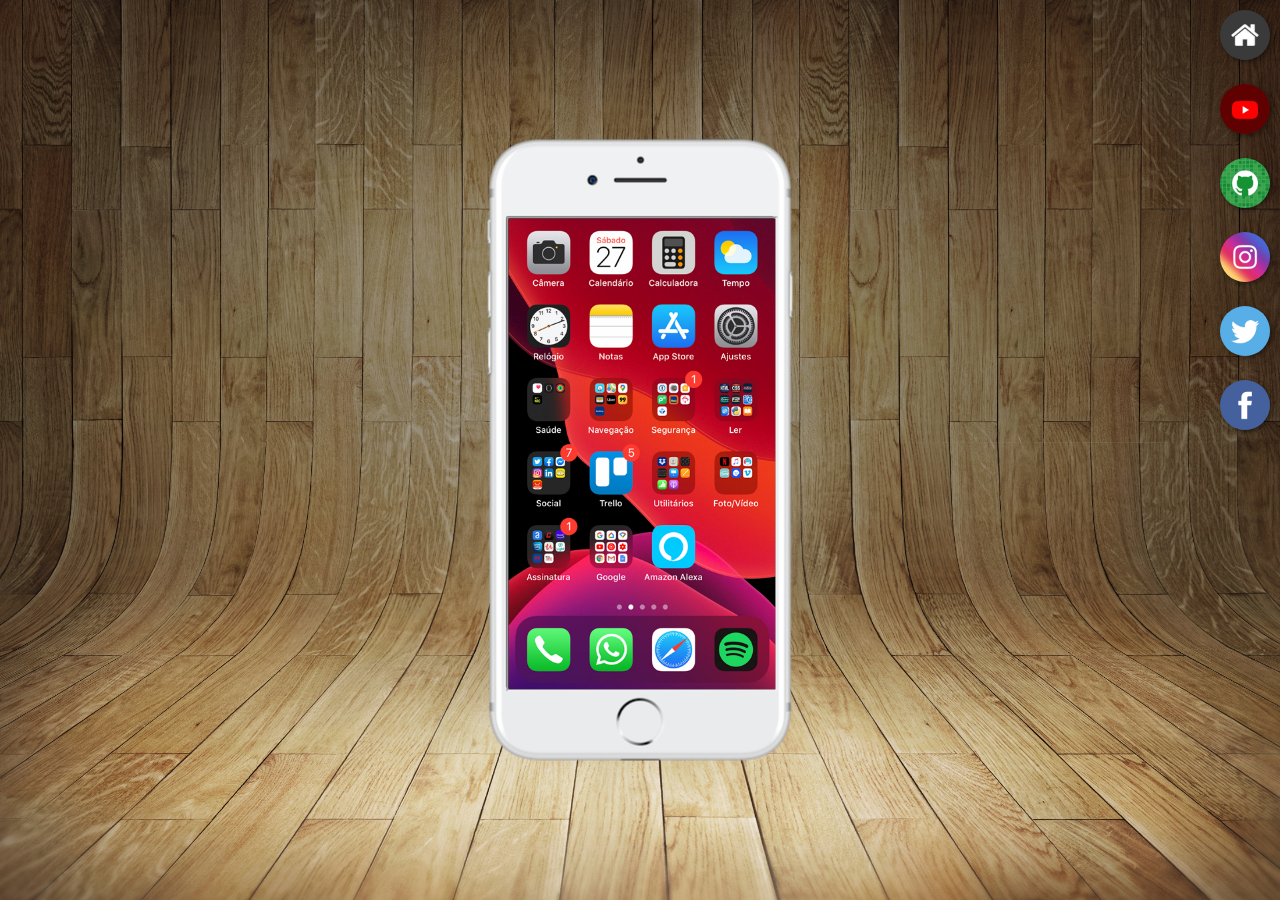
<file: codigos/html/index.html>
<!DOCTYPE html>
<html lang="pt-br">
<head>
    <meta charset="UTF-8">
    <meta name="viewport" content="width=device-width, initial-scale=1.0">
    <link rel="stylesheet" href="../estilos/style.css">
    <title>Projetos Redes Sociais</title>
</head>
<body>
    <main>
        <section id="telefone">
            <iframe src="home.html" name="tela" id="tela">Seu navegador não é compátivel com isso.</iframe>
        </section>
        <section id="redes-sociais">
            <a href="home.html" target="tela"><img src="../../pacote/imagens/logo-home.jpg" alt=""></a><br>
            <a href="youtube.html" target="tela"><img src="../../pacote/imagens/logo-youtube.jpg" alt=""></a><br>
            <a href="github.html" target="tela"><img src="../../pacote/imagens/logo-github.jpg" alt=""></a><br>
            <a href="instagram.html" target="tela"><img src="../../pacote/imagens/logo-instagram.jpg" alt=""></a><br>
            <a href="twitter.html" target="tela"><img src="../../pacote/imagens/logo-twitter.jpg" alt=""></a><br>
            <a href="facebook.html" target="tela"><img src="../../pacote/imagens/logo-facebook.jpg" alt=""></a><br>
        </section>
    </main>
</body>
</html>
</file>
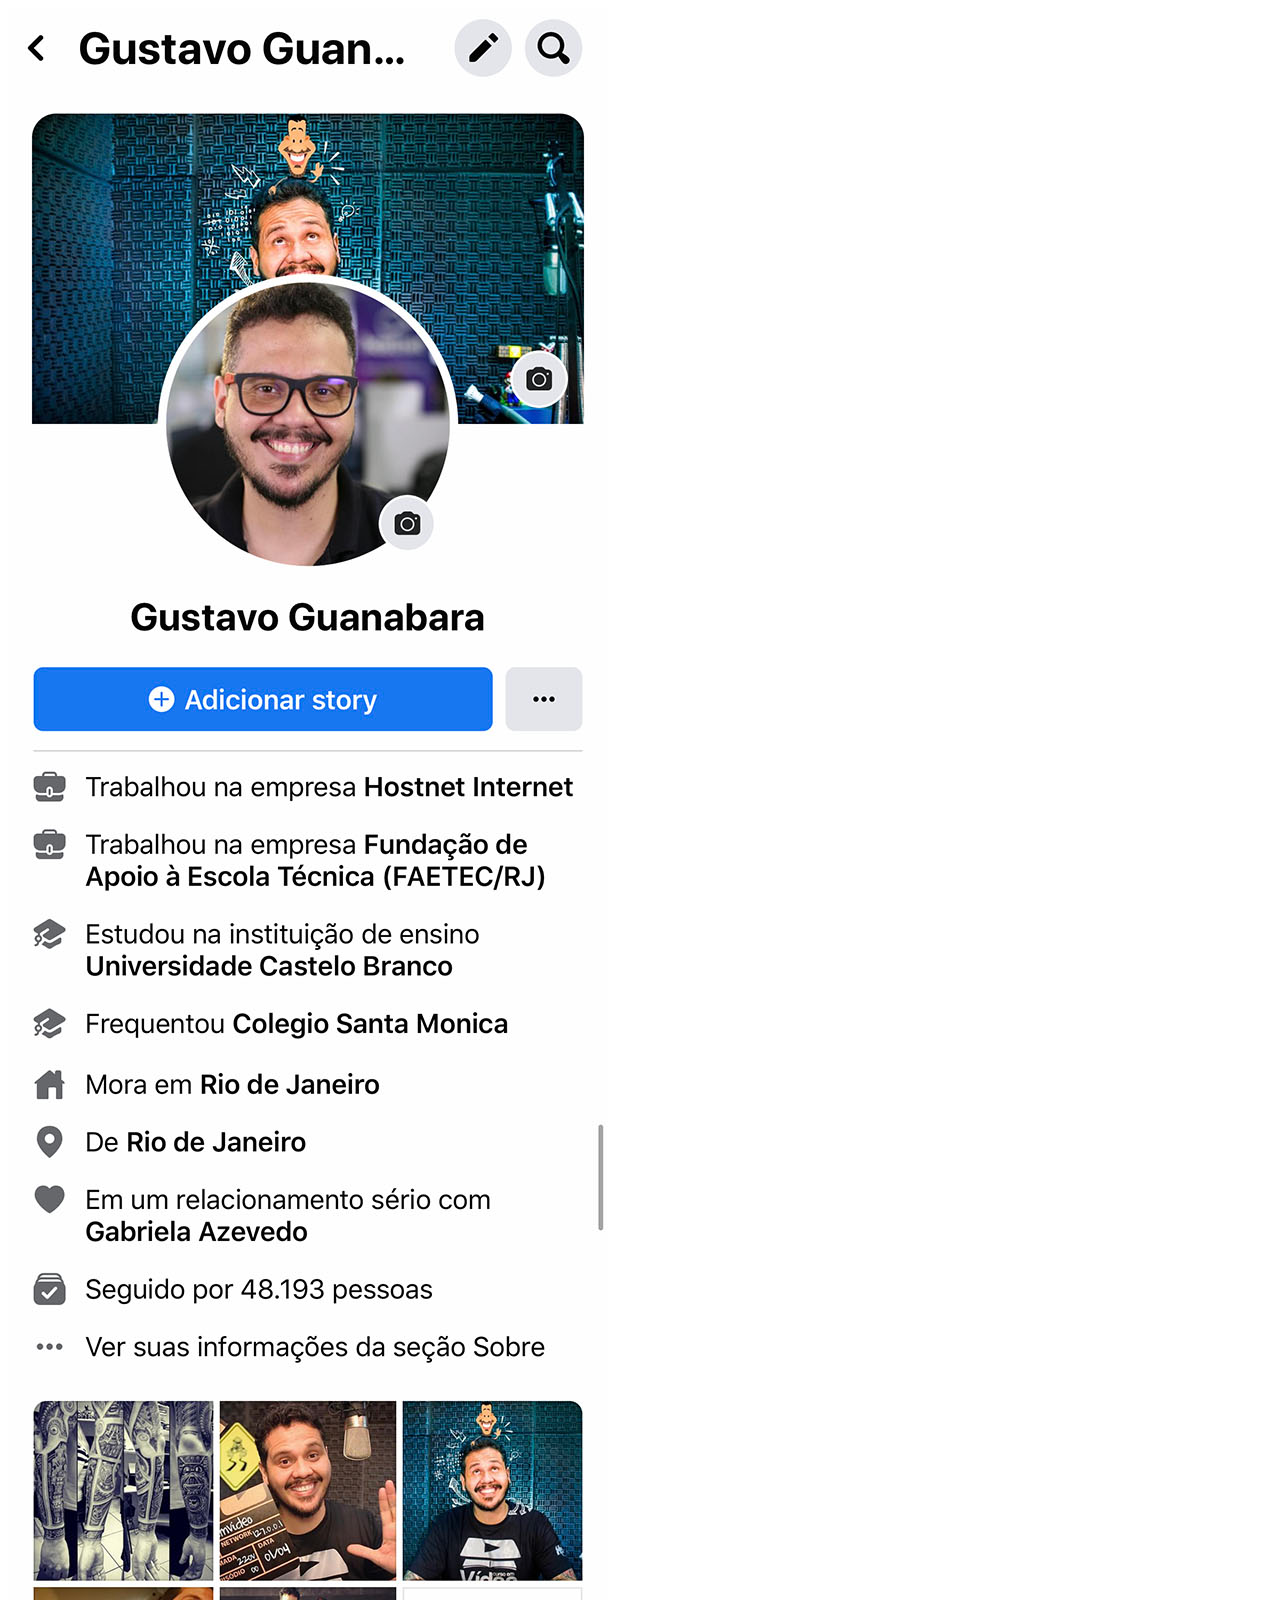
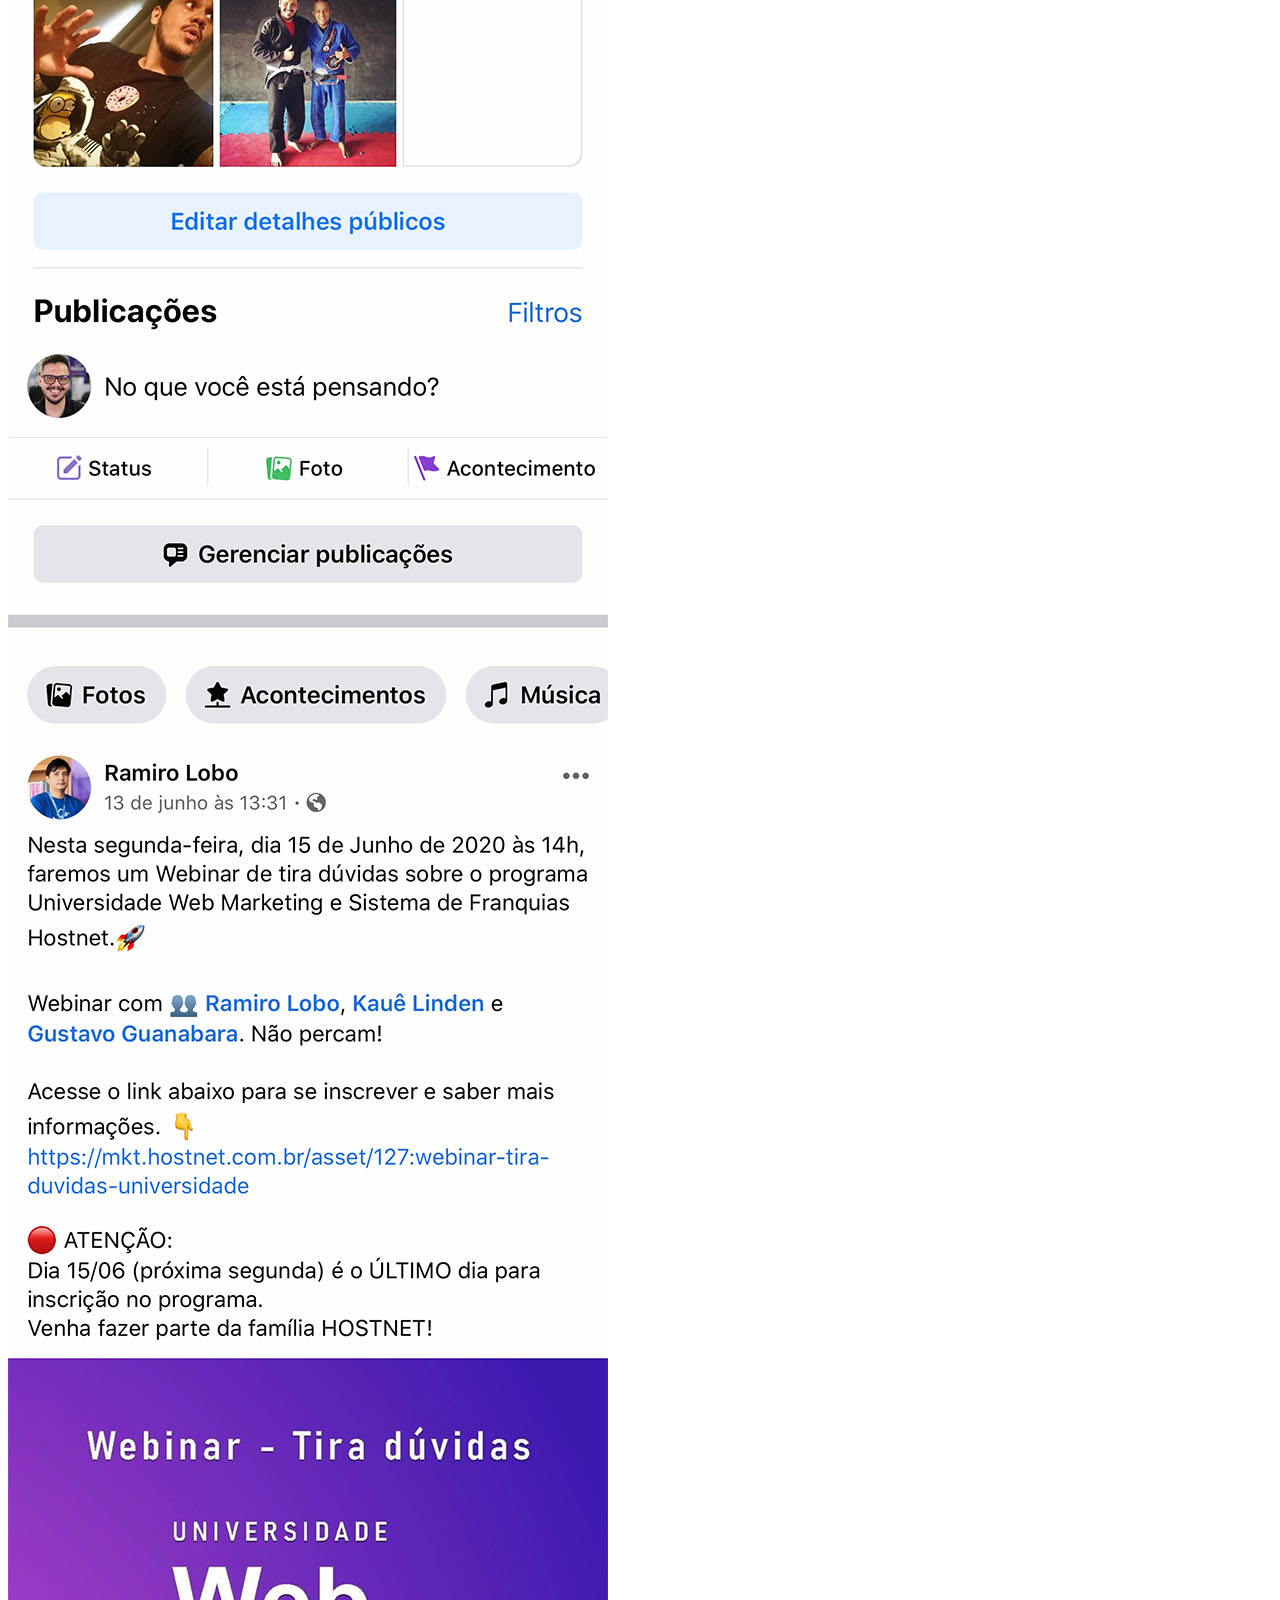
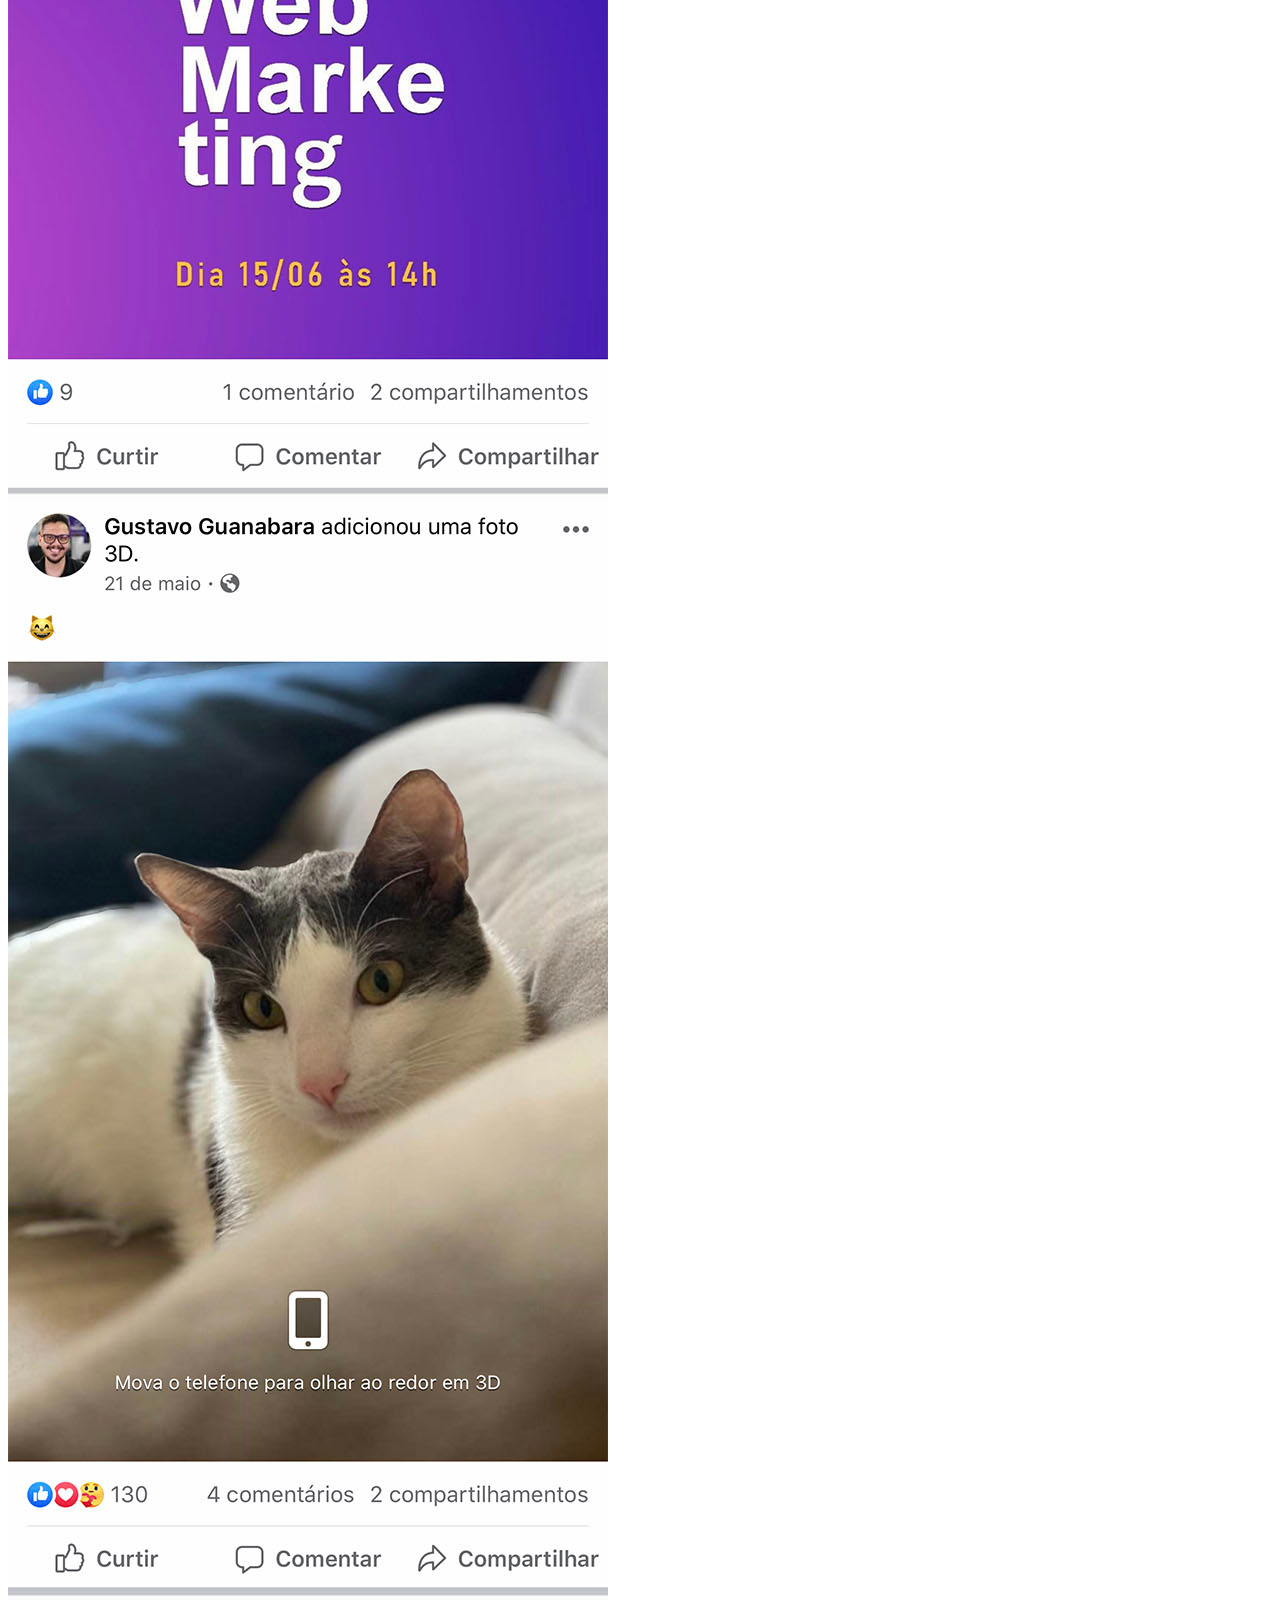
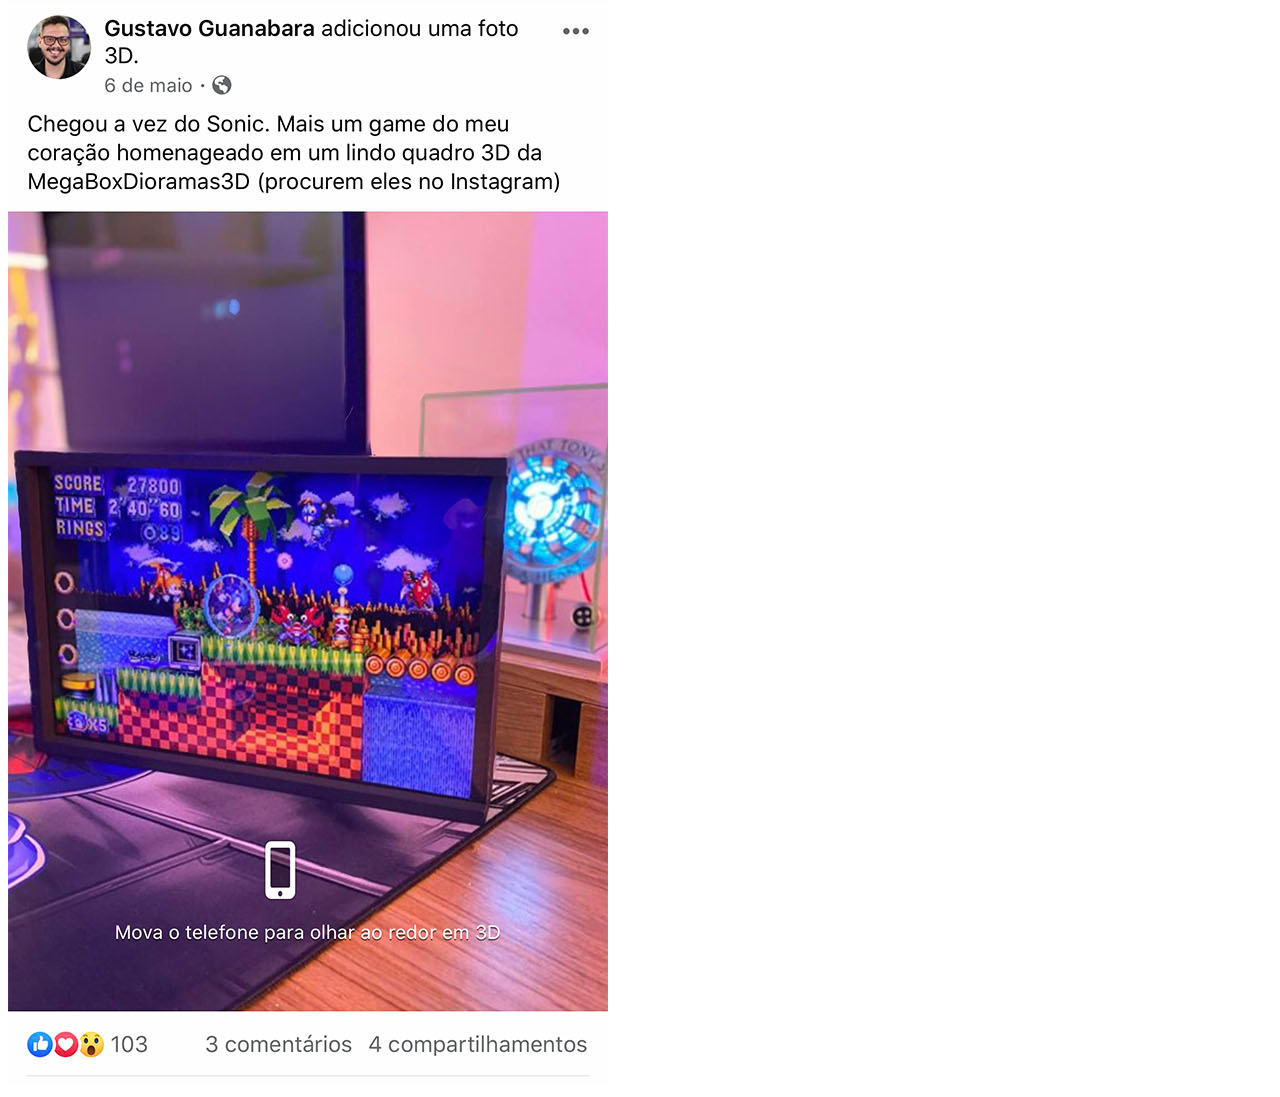
<file: codigos/html/facebook.html>
<!DOCTYPE html>
<html lang="pt-r">
<head>
    <meta charset="UTF-8">
    <meta name="viewport" content="width=device-width, initial-scale=1.0">
    <title>Facebook</title>
</head>
<body>
    <img src="../../pacote/imagens/tela-facebook.jpg" alt="">
    <a href="https://www.facebook.com/gustavoguanabara/?locale=pt_BR"></a>
</body>
</html>
</file>
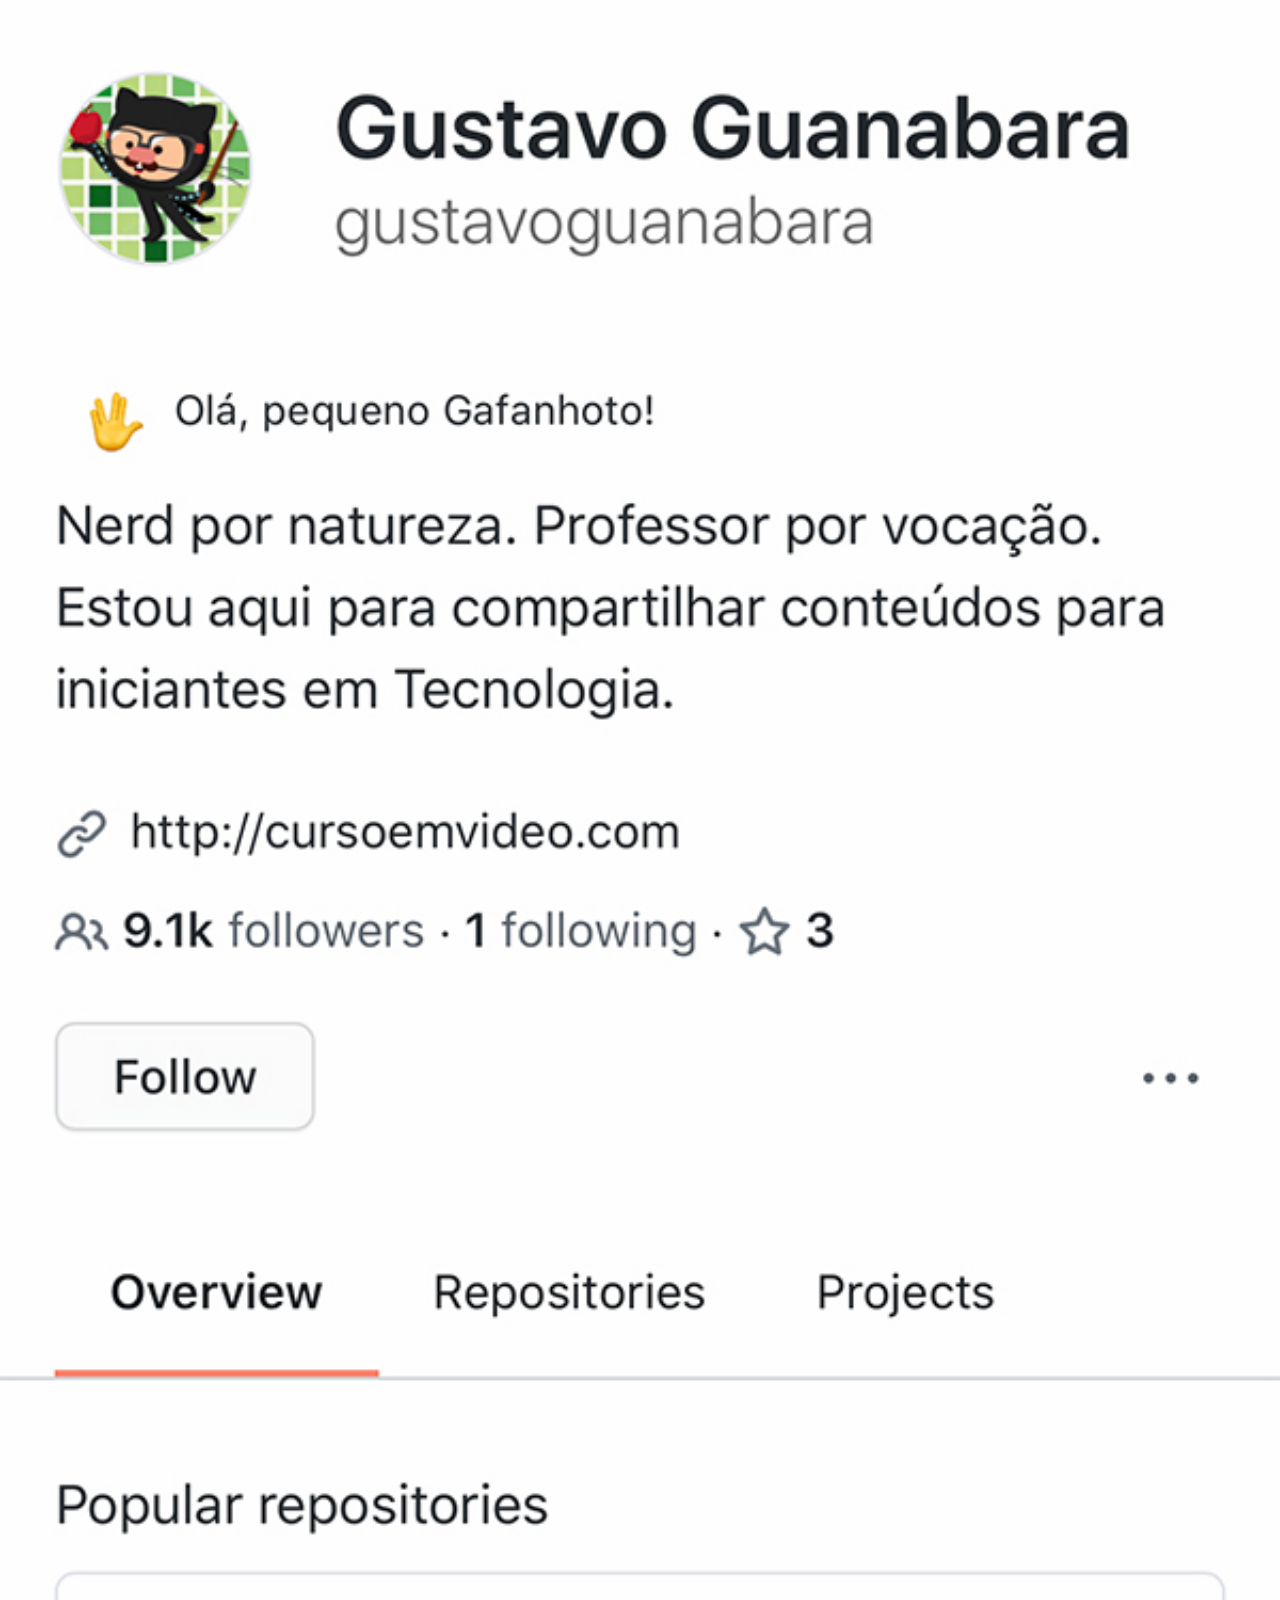
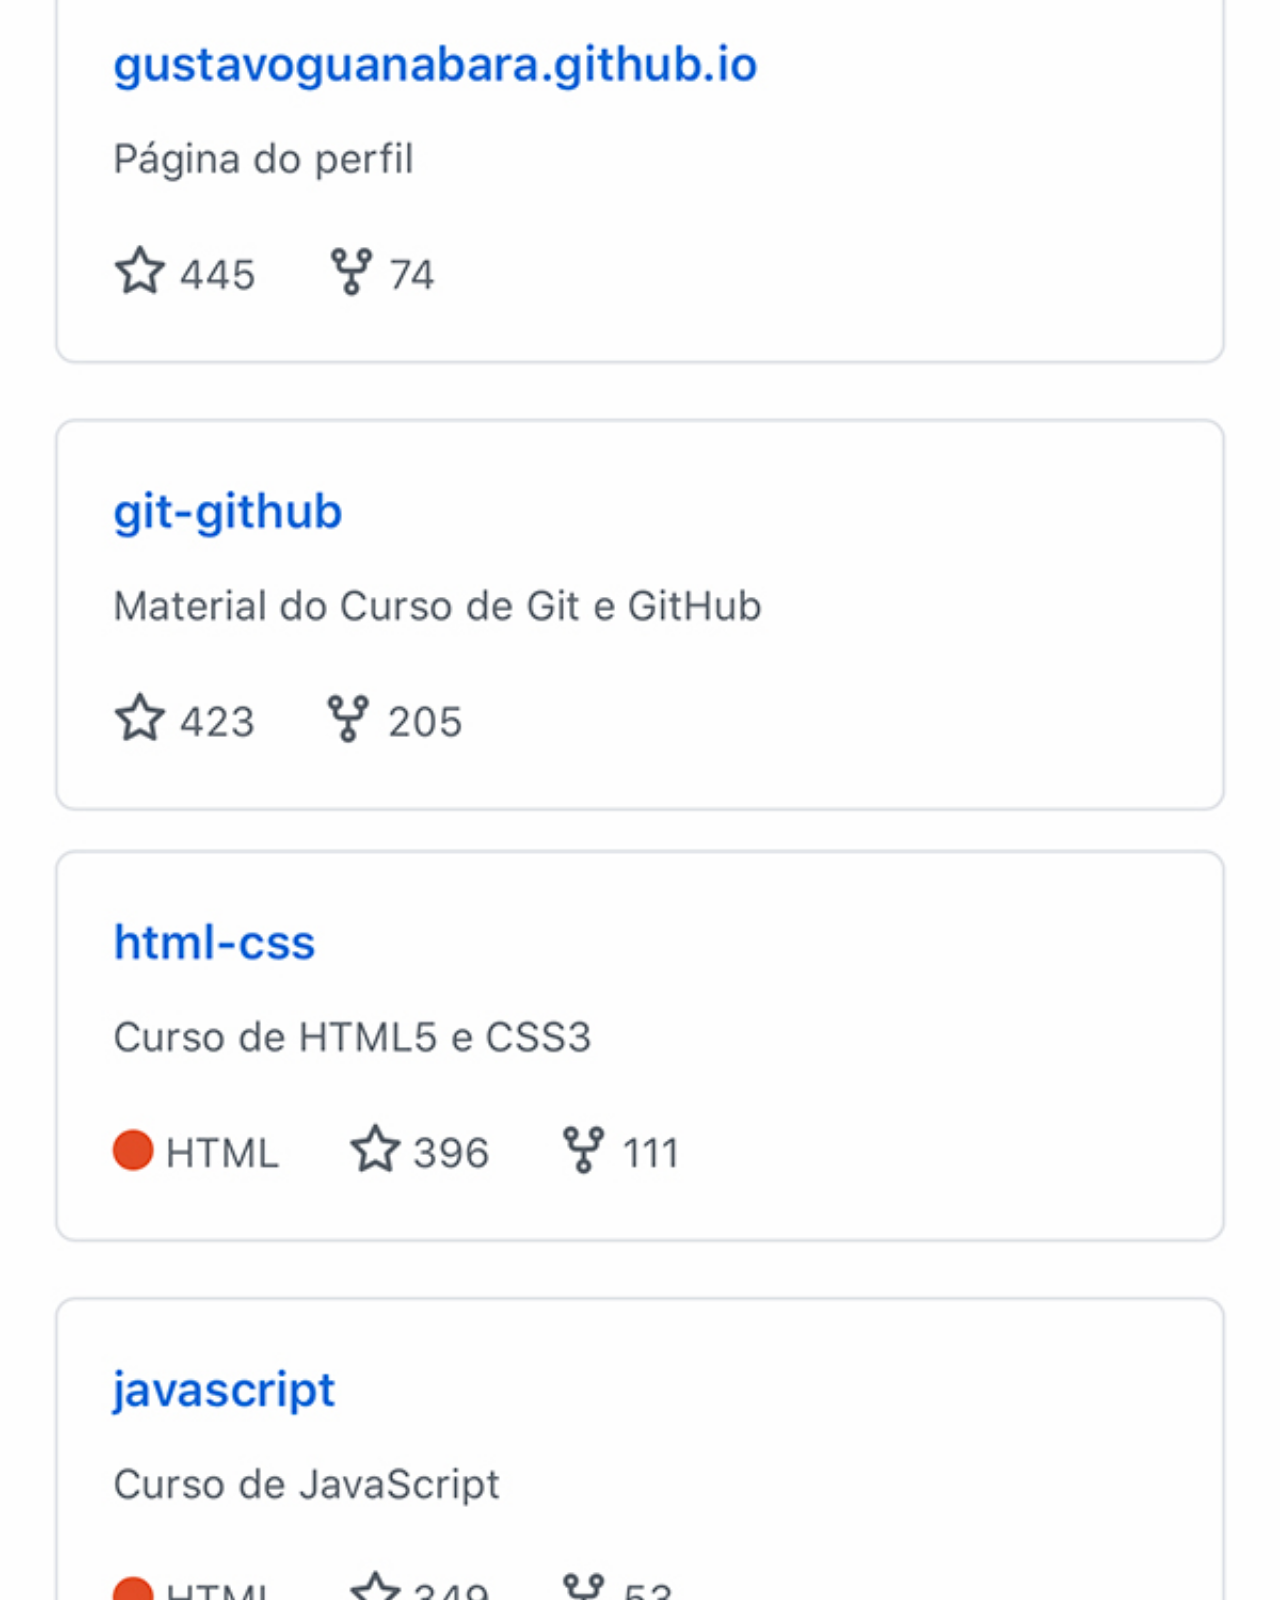
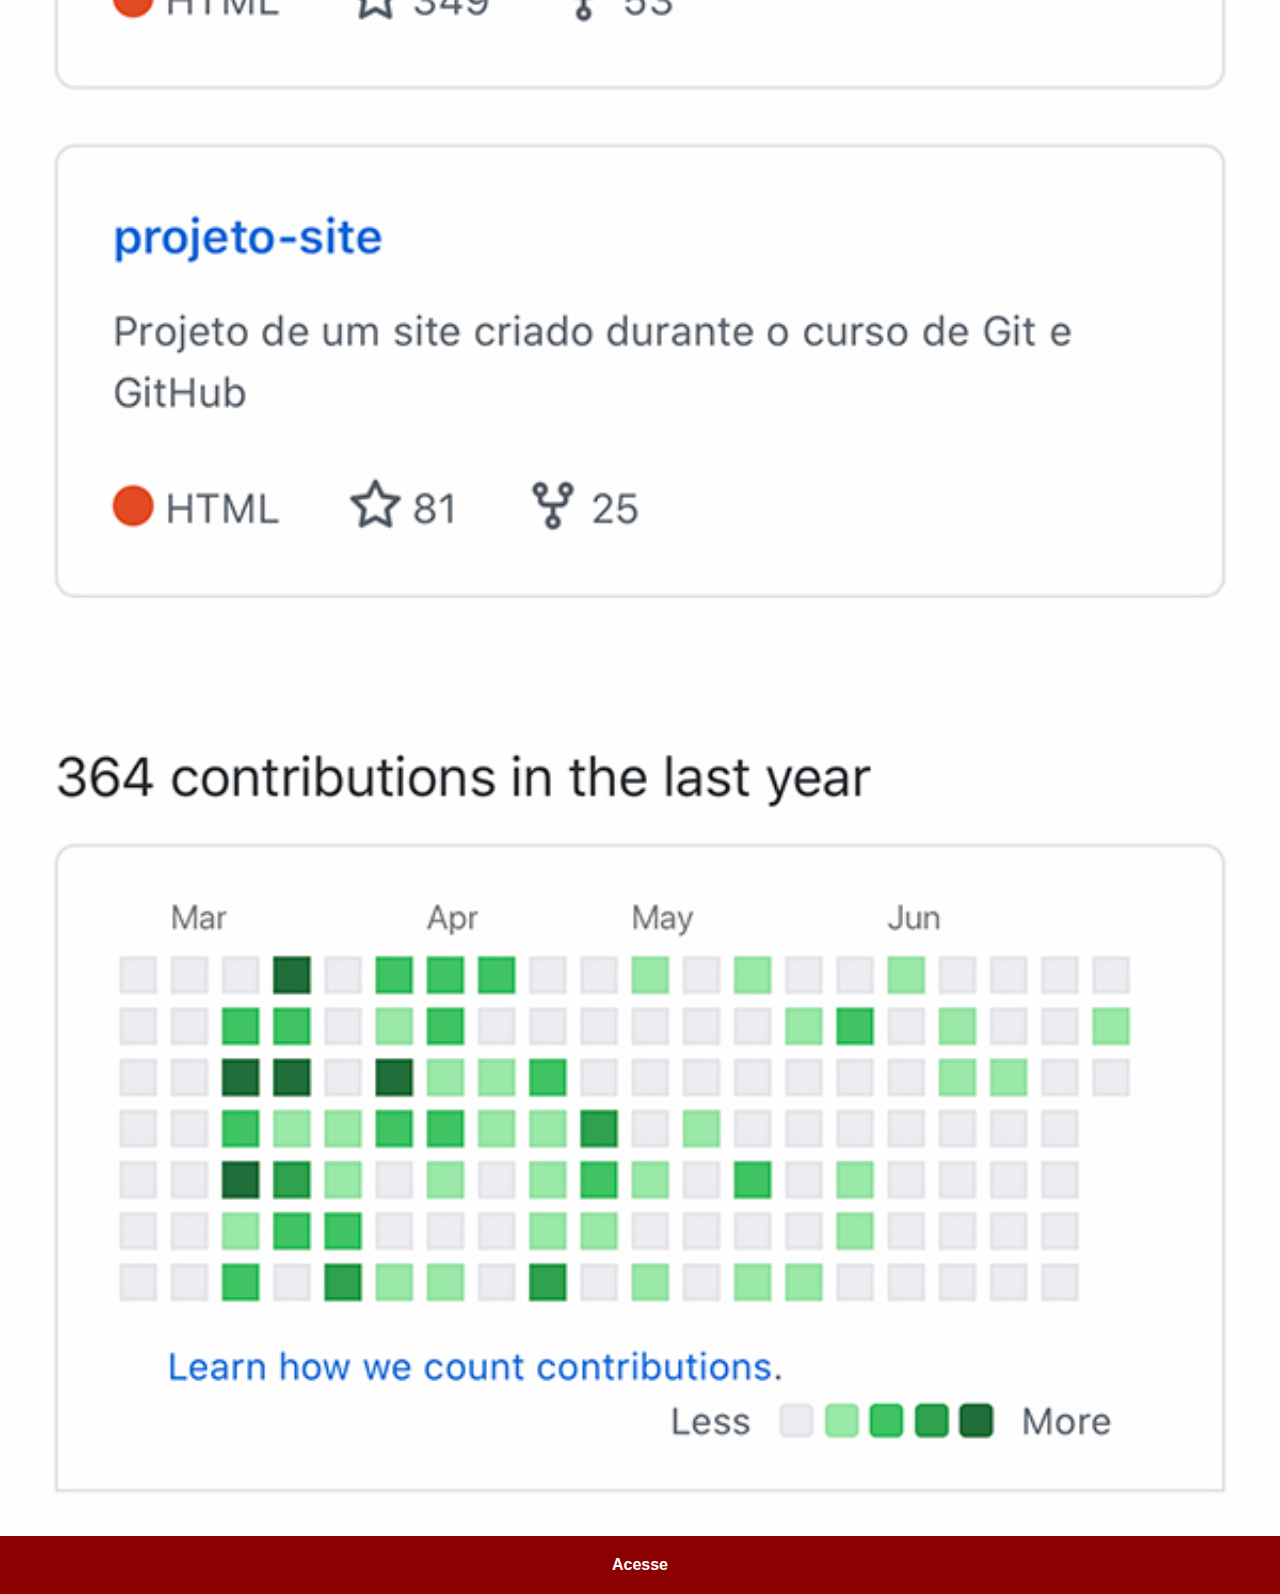
<file: codigos/html/github.html>
<!DOCTYPE html>
<html lang="pt-br">
<head>
    <meta charset="UTF-8">
    <meta name="viewport" content="width=device-width, initial-scale=1.0">
    <title>Github</title>
    <link rel="stylesheet" href="../estilos/social.css">
</head>
<body>
    <img src="../../pacote/imagens/tela-github.jpg" alt="">
    <a href="https://github.com/gustavoguanabara/" target="_blank">Acesse</a>
</body>
</html>
</file>
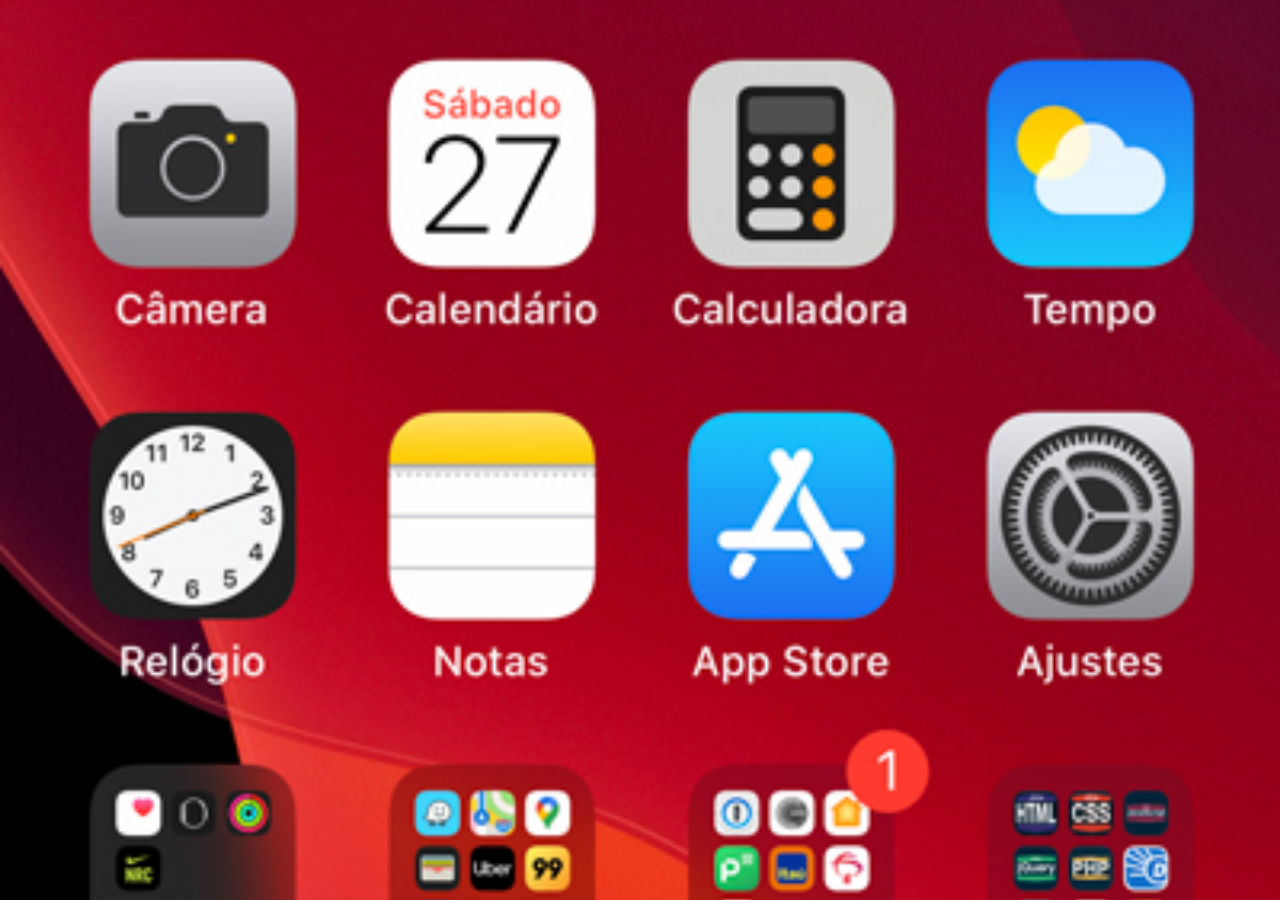
<file: codigos/html/home.html>
<!DOCTYPE html>
<html lang="pt-br">
<head>
    <meta charset="UTF-8">
    <meta name="viewport" content="width=device-width, initial-scale=1.0">
    <title>Home</title>
</head>
<style>
    * {
        margin: 0px;
        padding: 0px;
    }

    body {
        width: 100%vw;
        height: 100%vh;
        background: black url('../../pacote/imagens/tela-home.jpg') no-repeat top center;
        background-size: cover;
    }
</style>
<body>
    
</body>
</html>
</file>
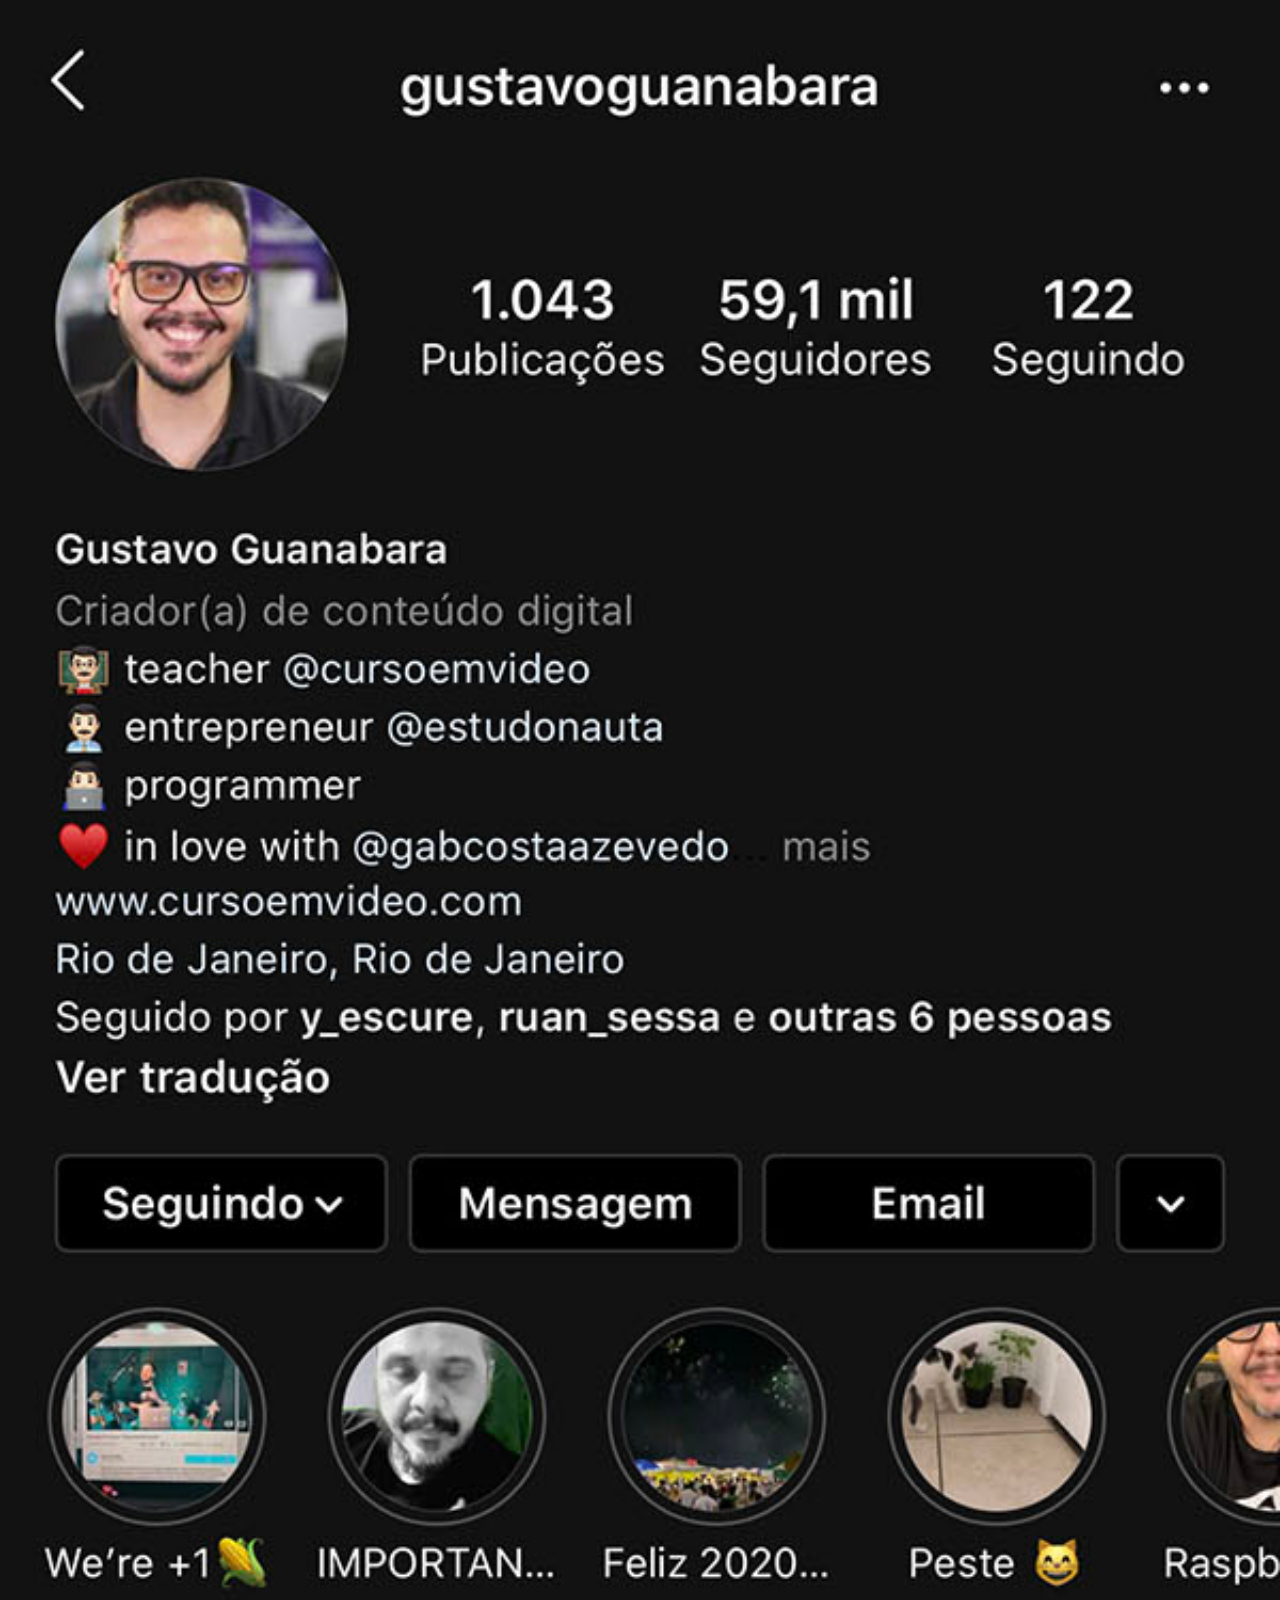
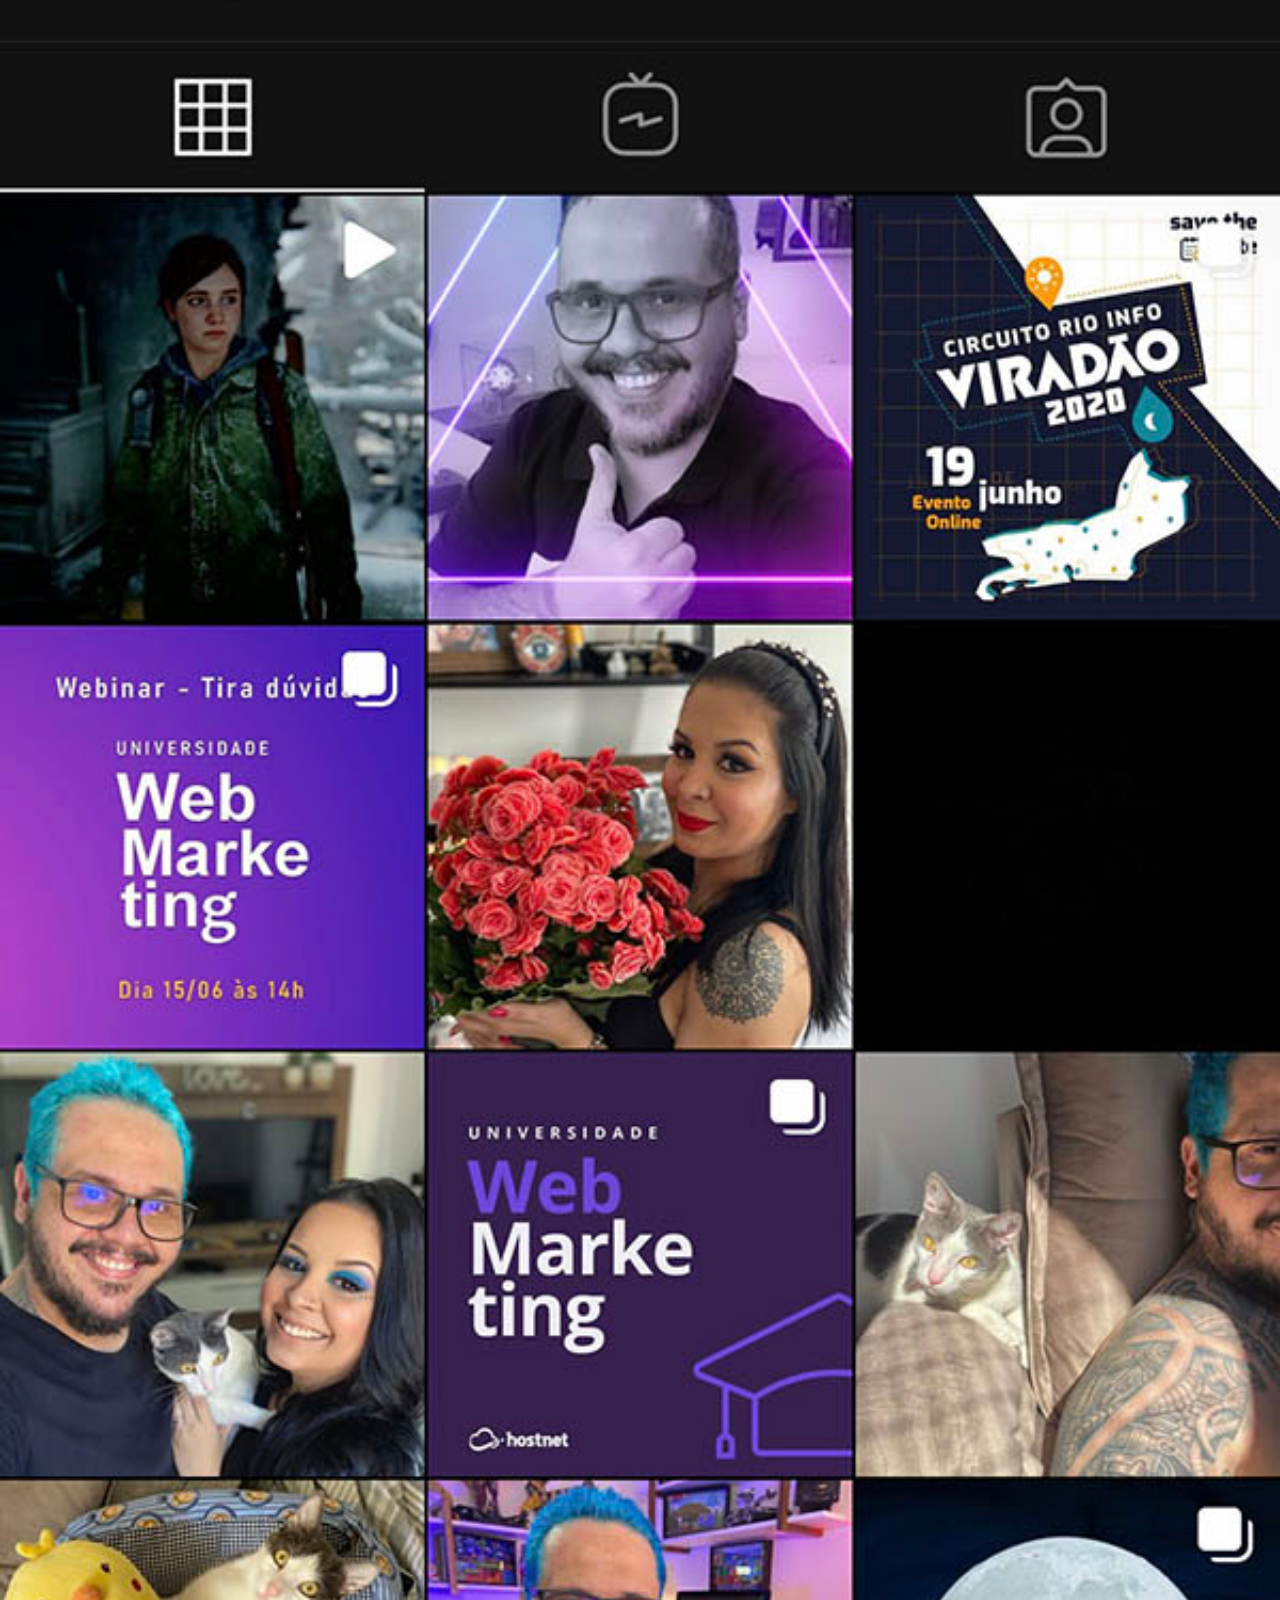
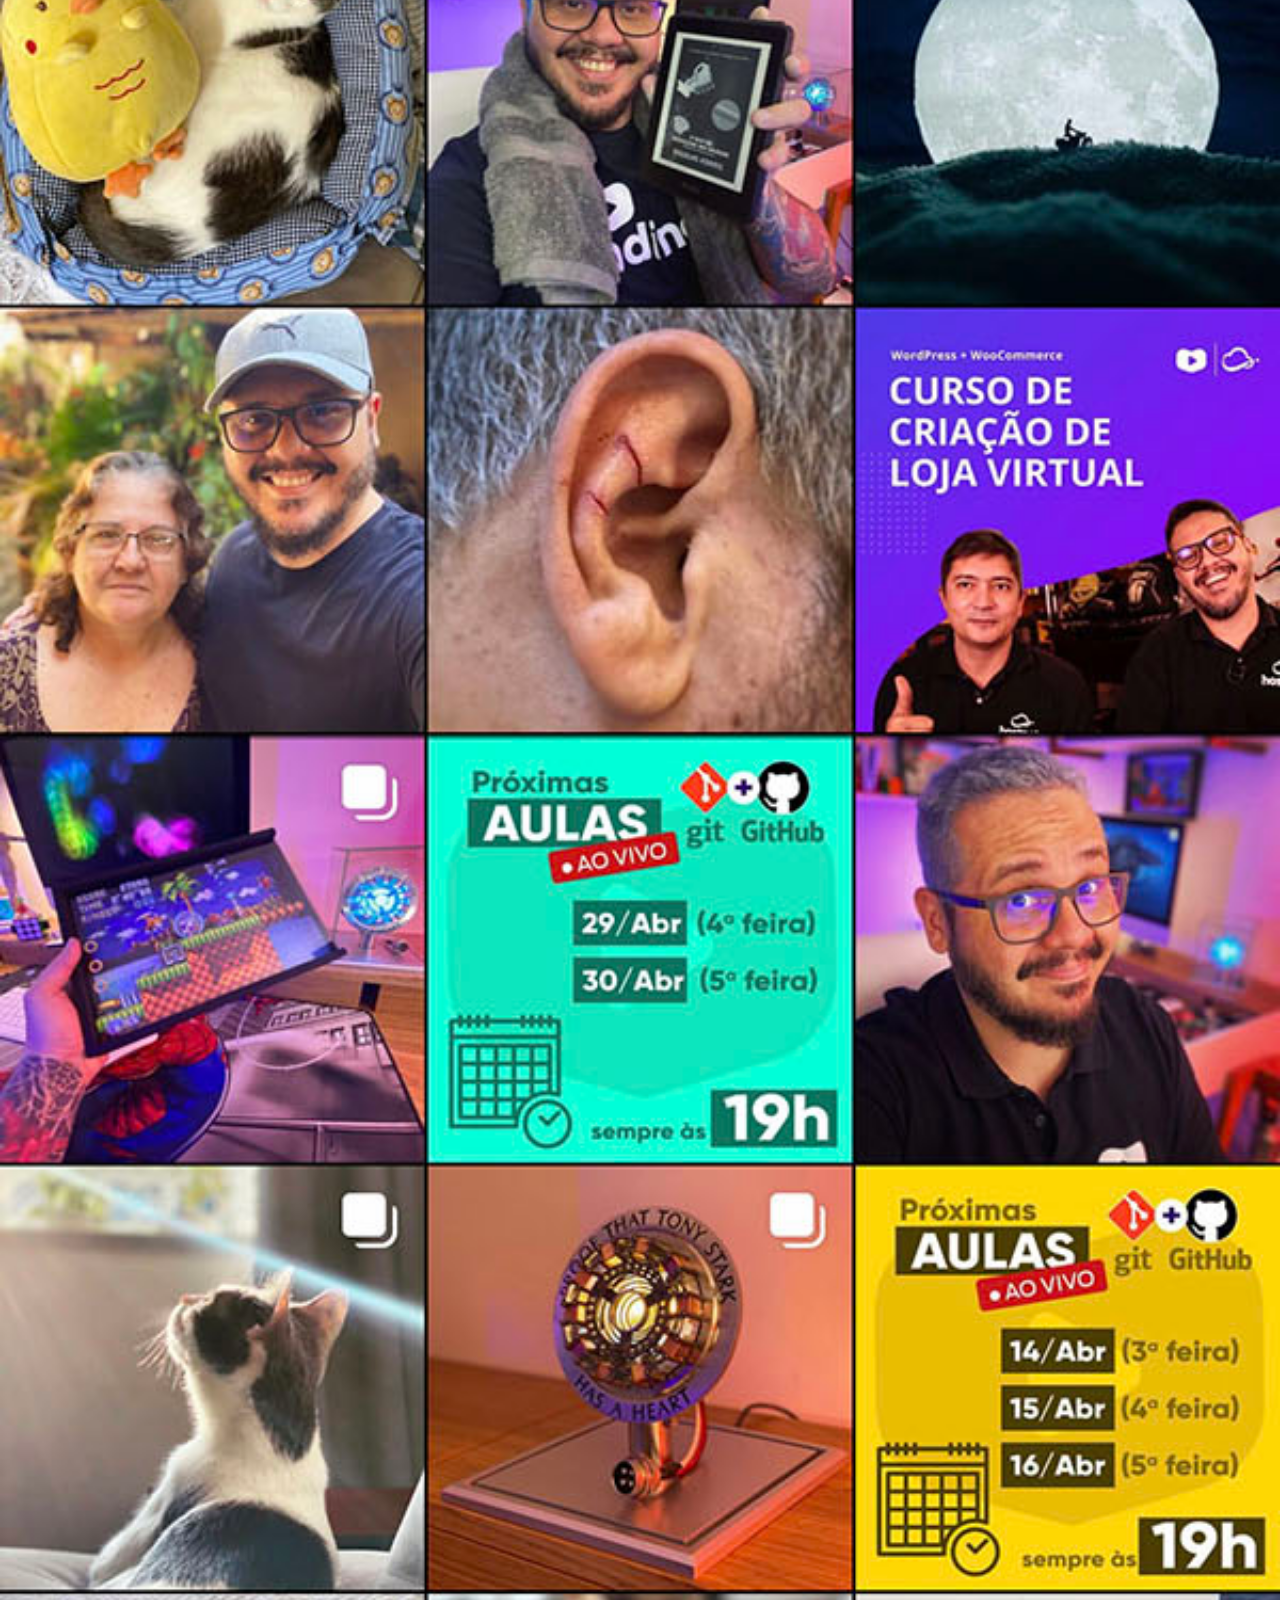
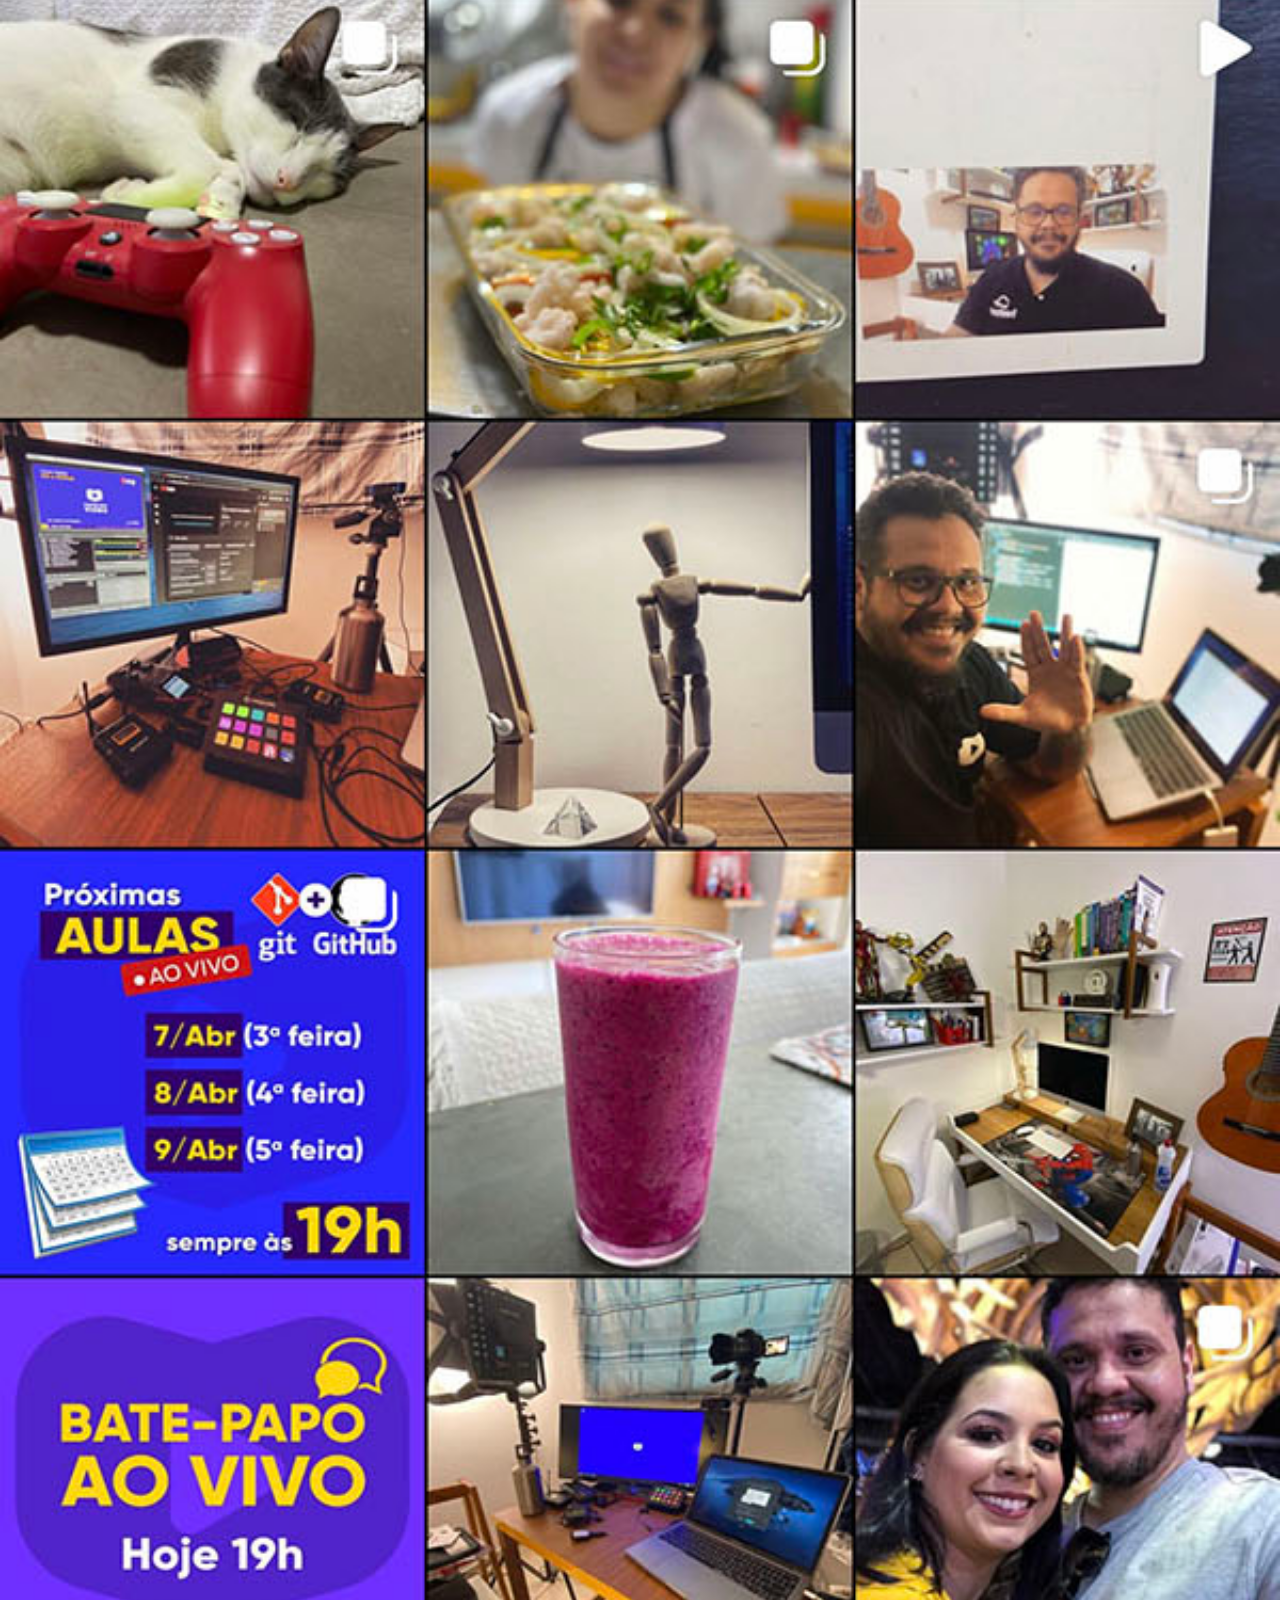
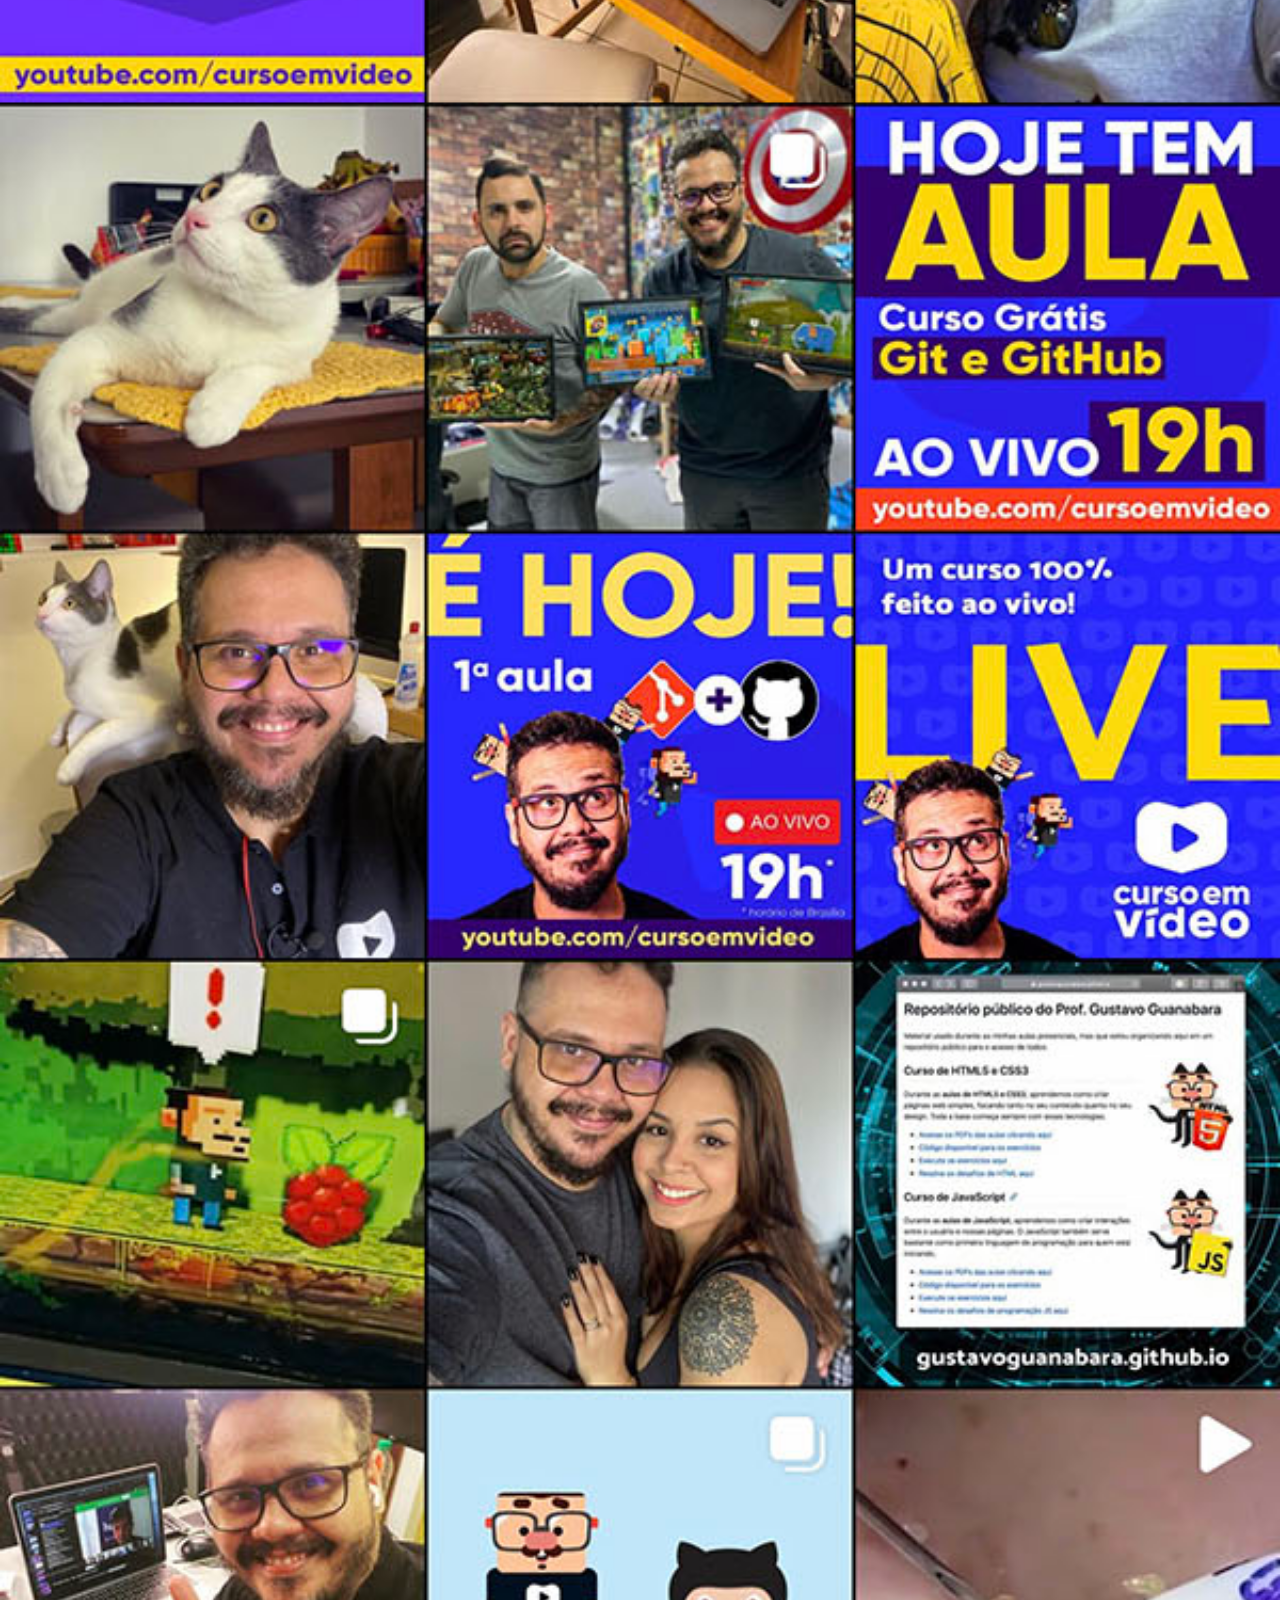
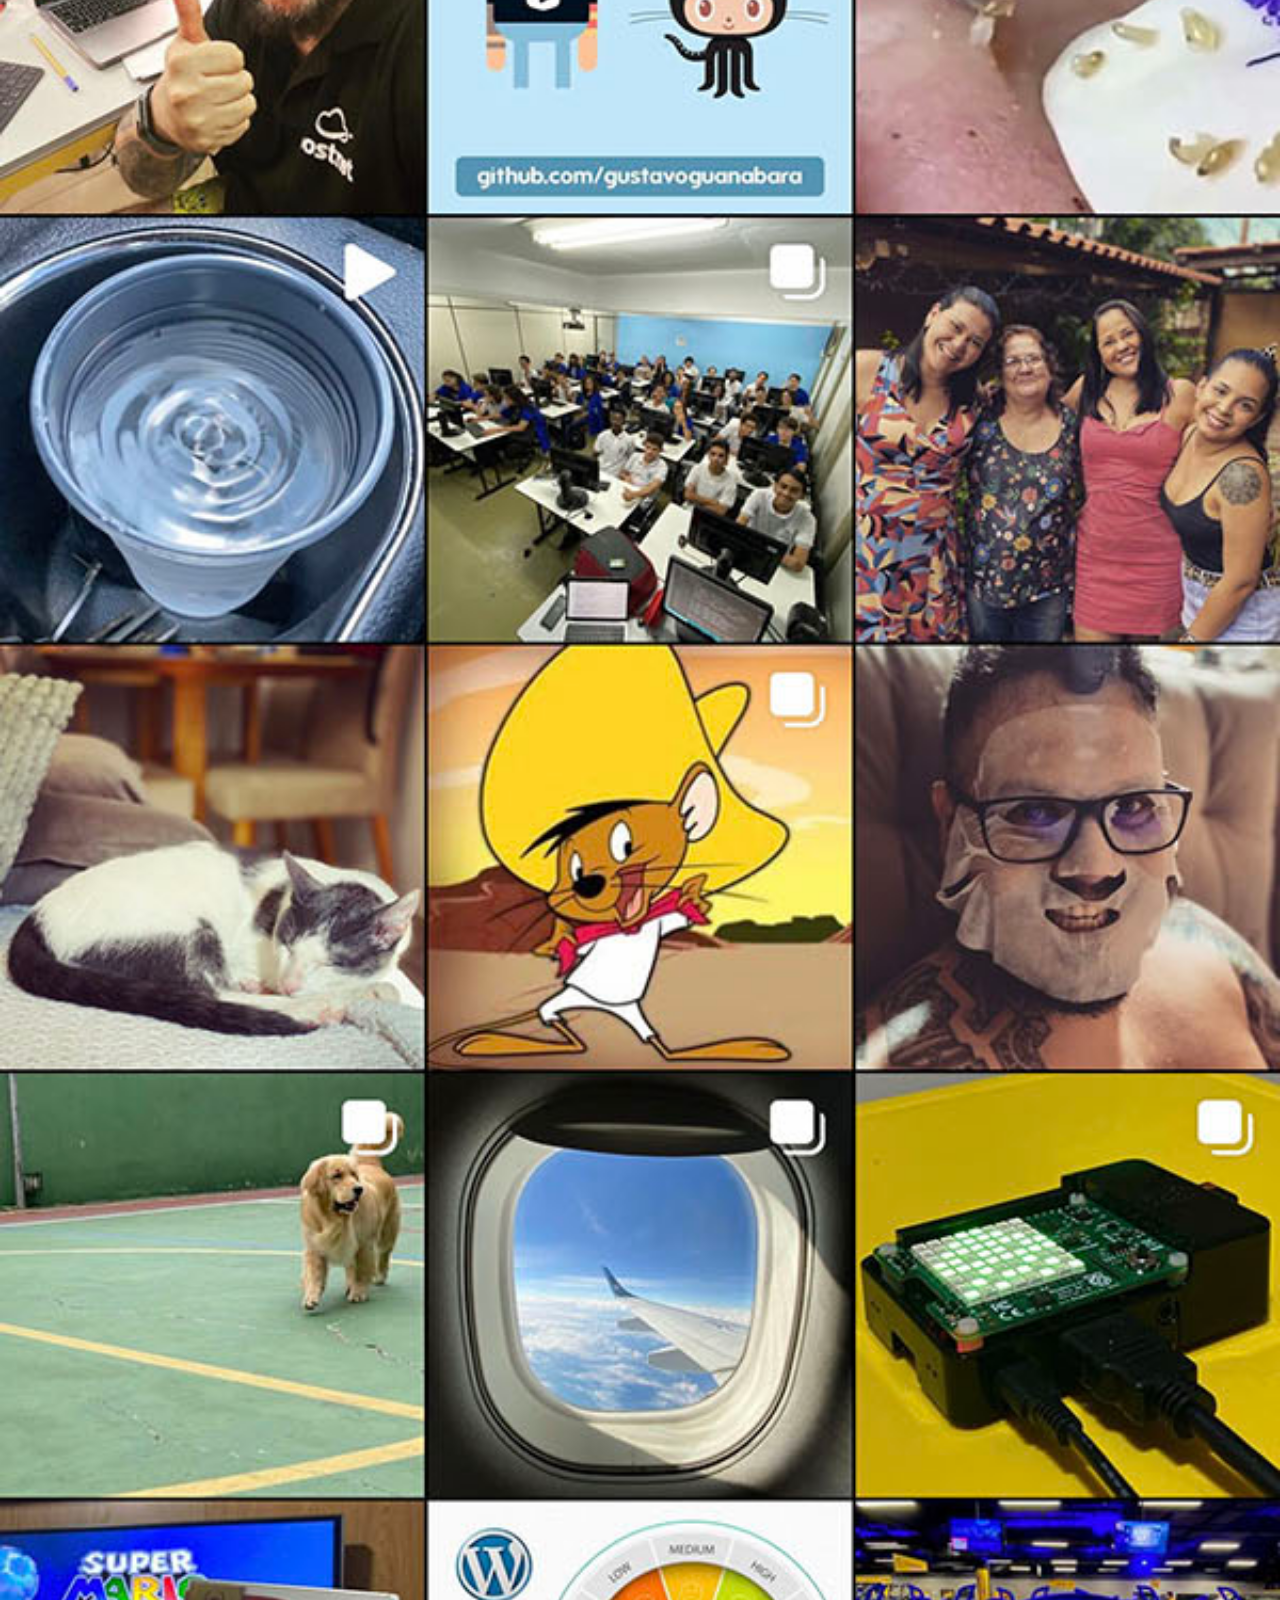
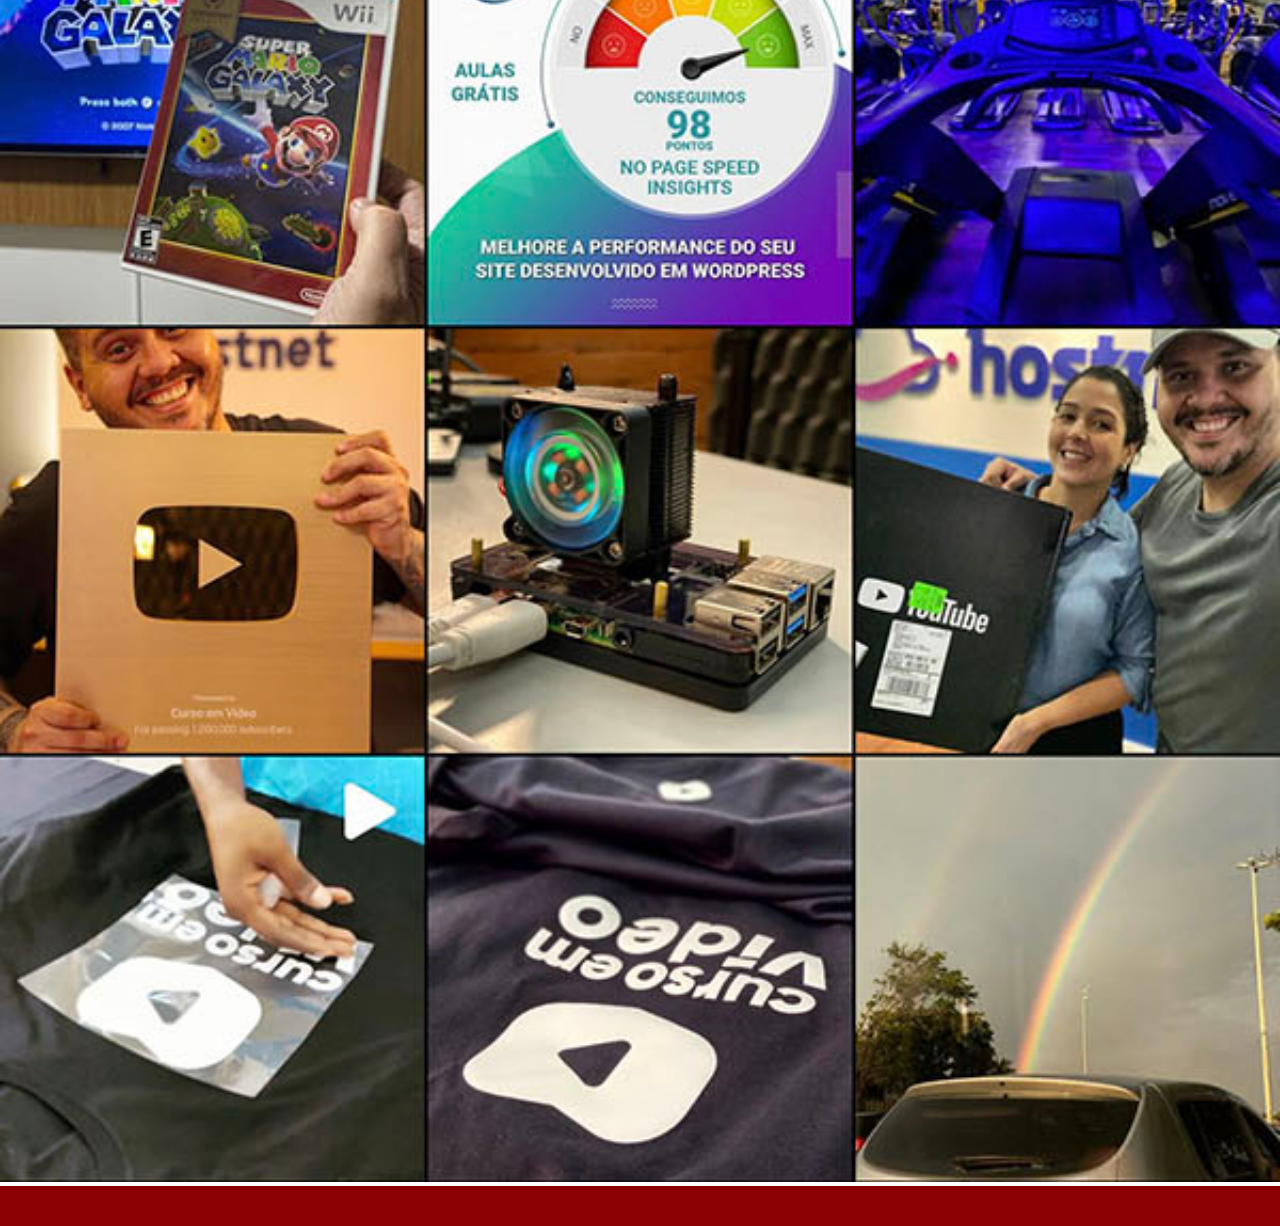
<file: codigos/html/instagram.html>
<!DOCTYPE html>
<html lang="pt-br">
<head>
    <meta charset="UTF-8">
    <meta name="viewport" content="width=device-width, initial-scale=1.0">
    <title>Instagram</title>
    <link rel="stylesheet" href="../estilos/social.css">
</head>
<body>
    <img src="../../pacote/imagens/tela-instagram.jpg" alt="">
    <a href="https://www.instagram.com/gustavoguanabara/?hl=pt"></a>
</body>
</html>
</file>
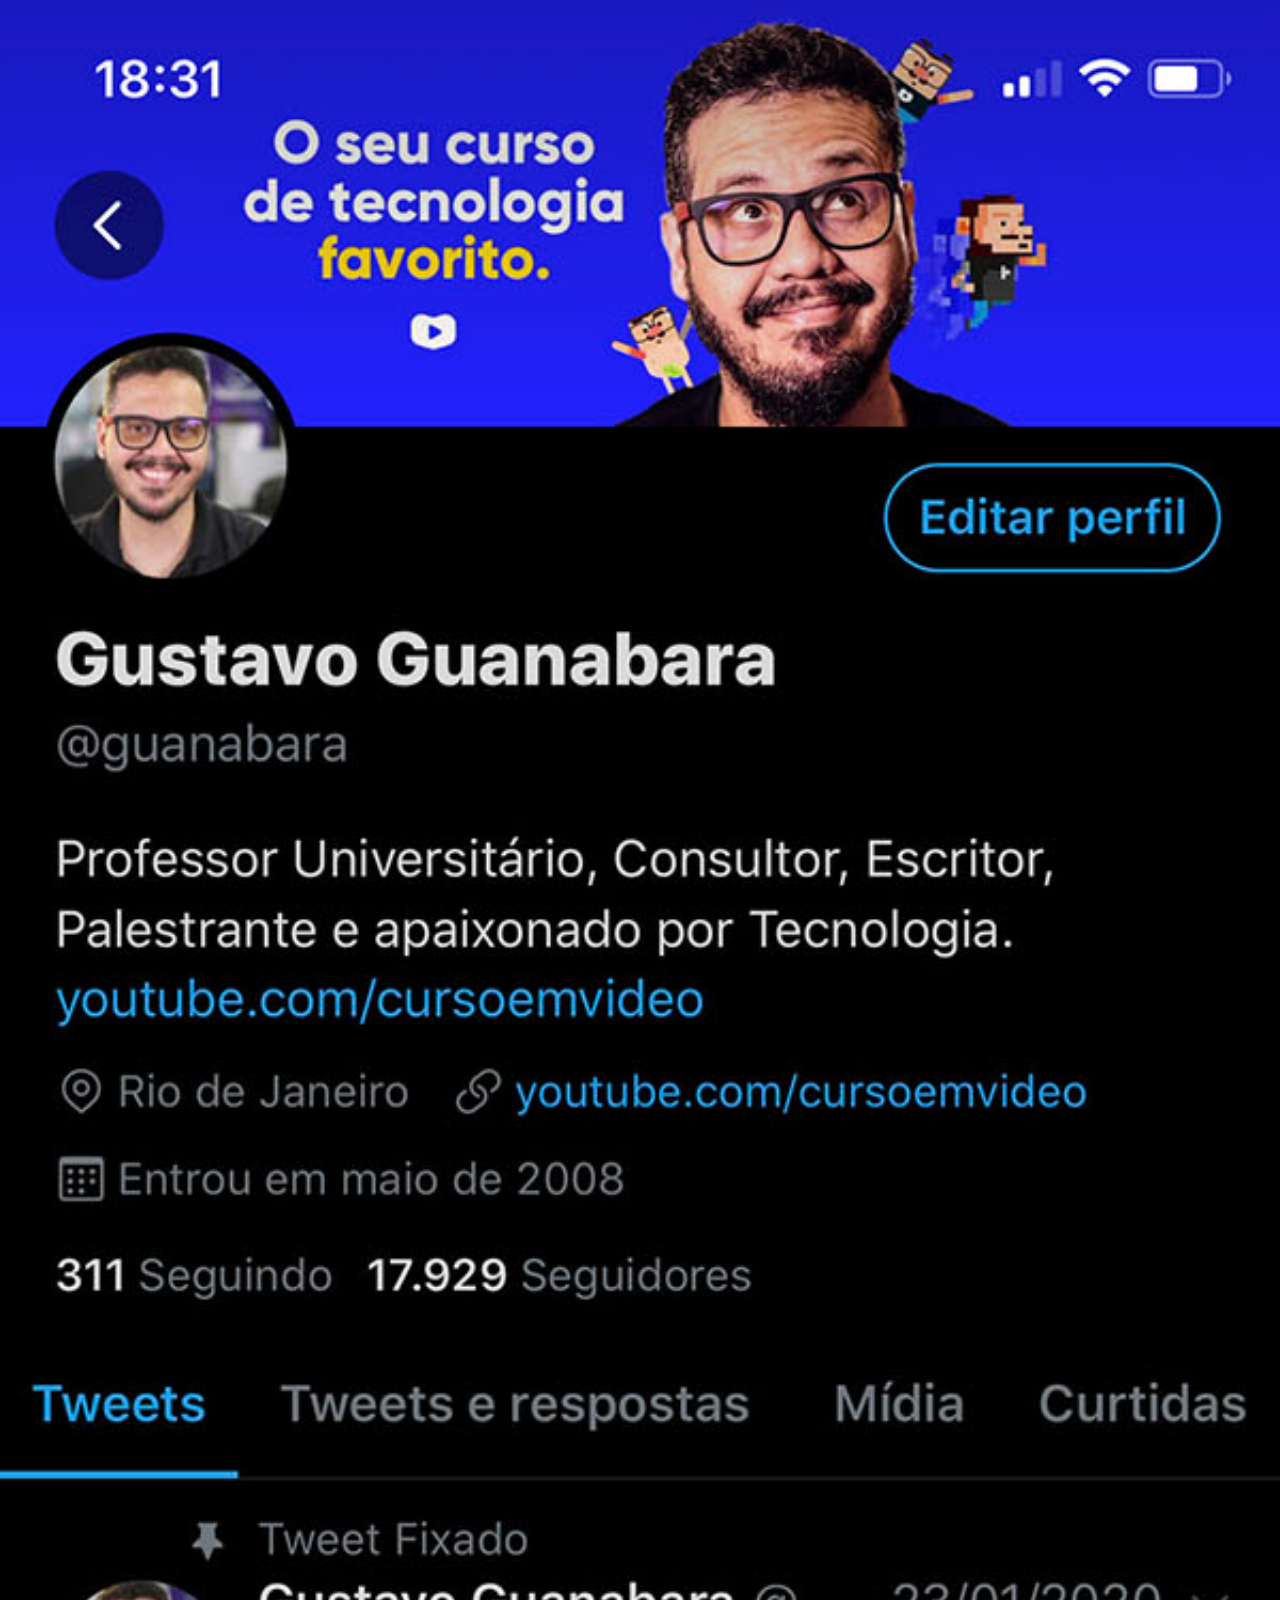
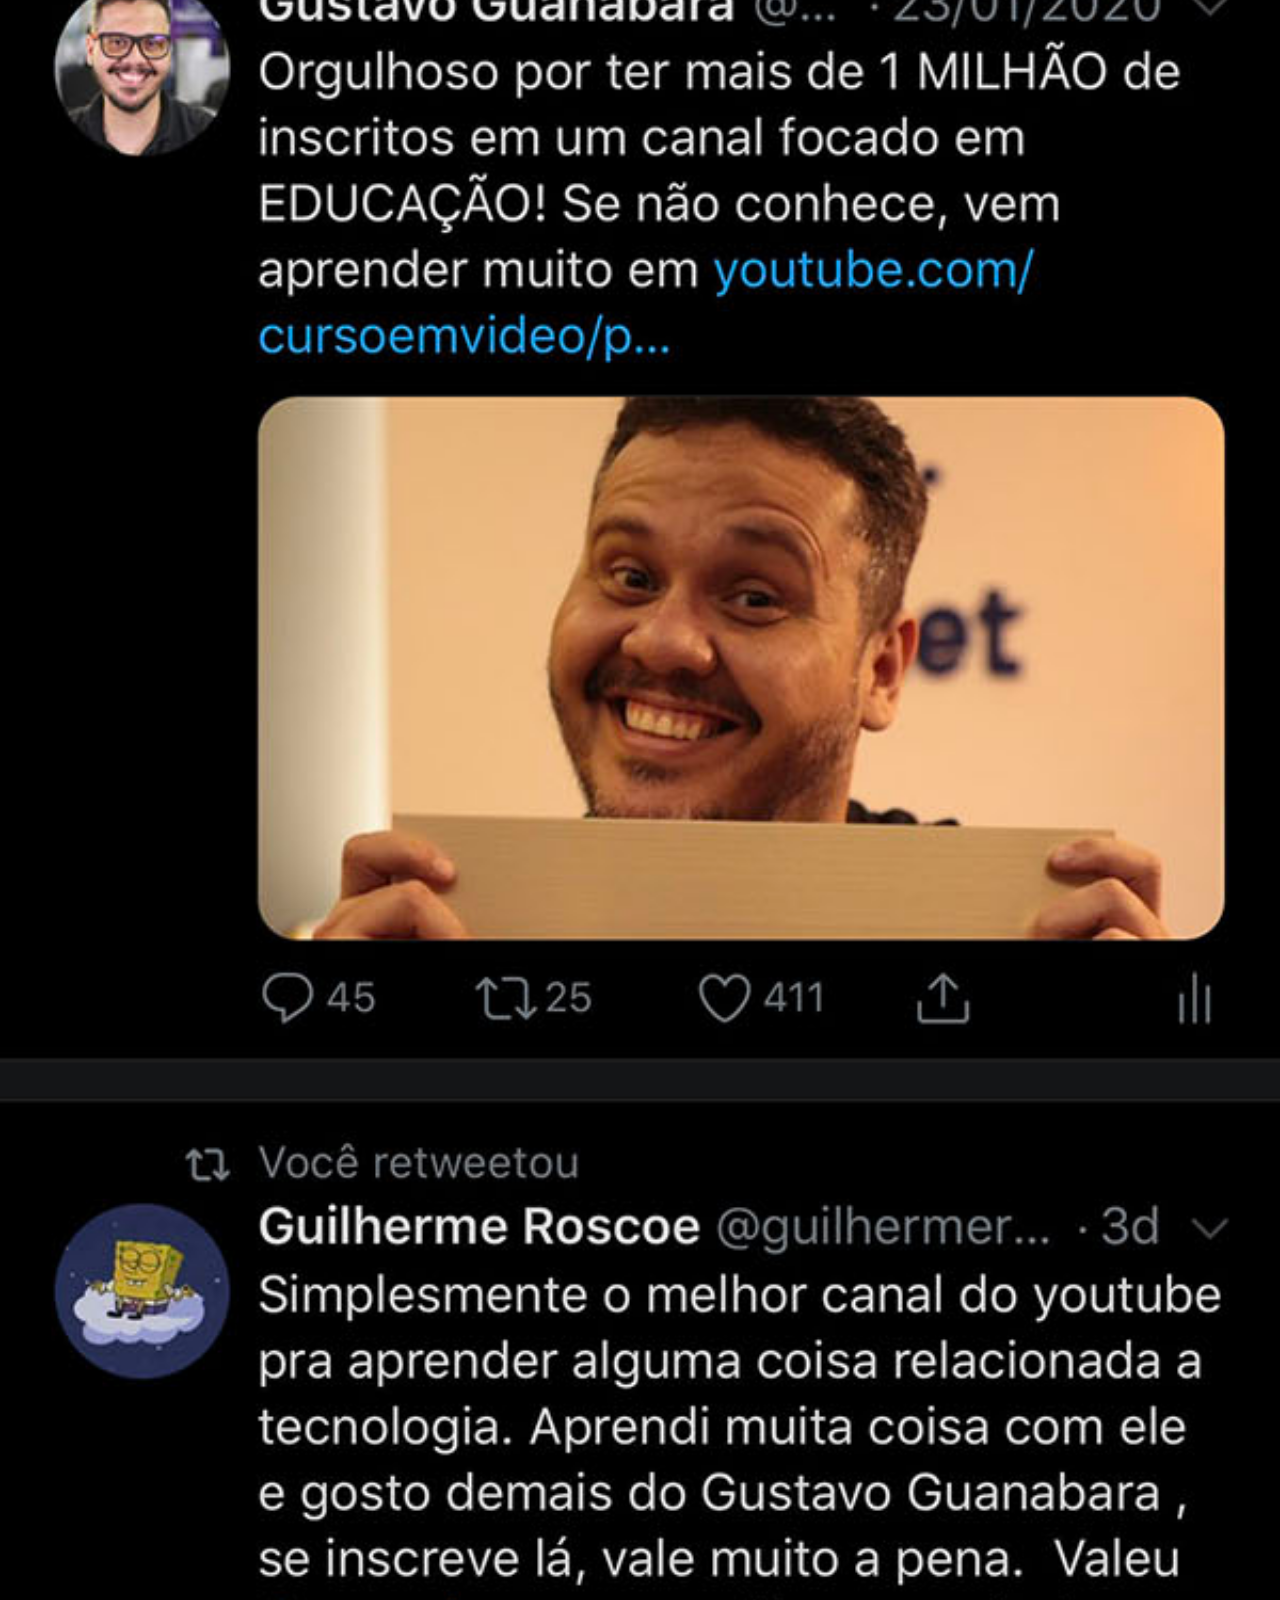
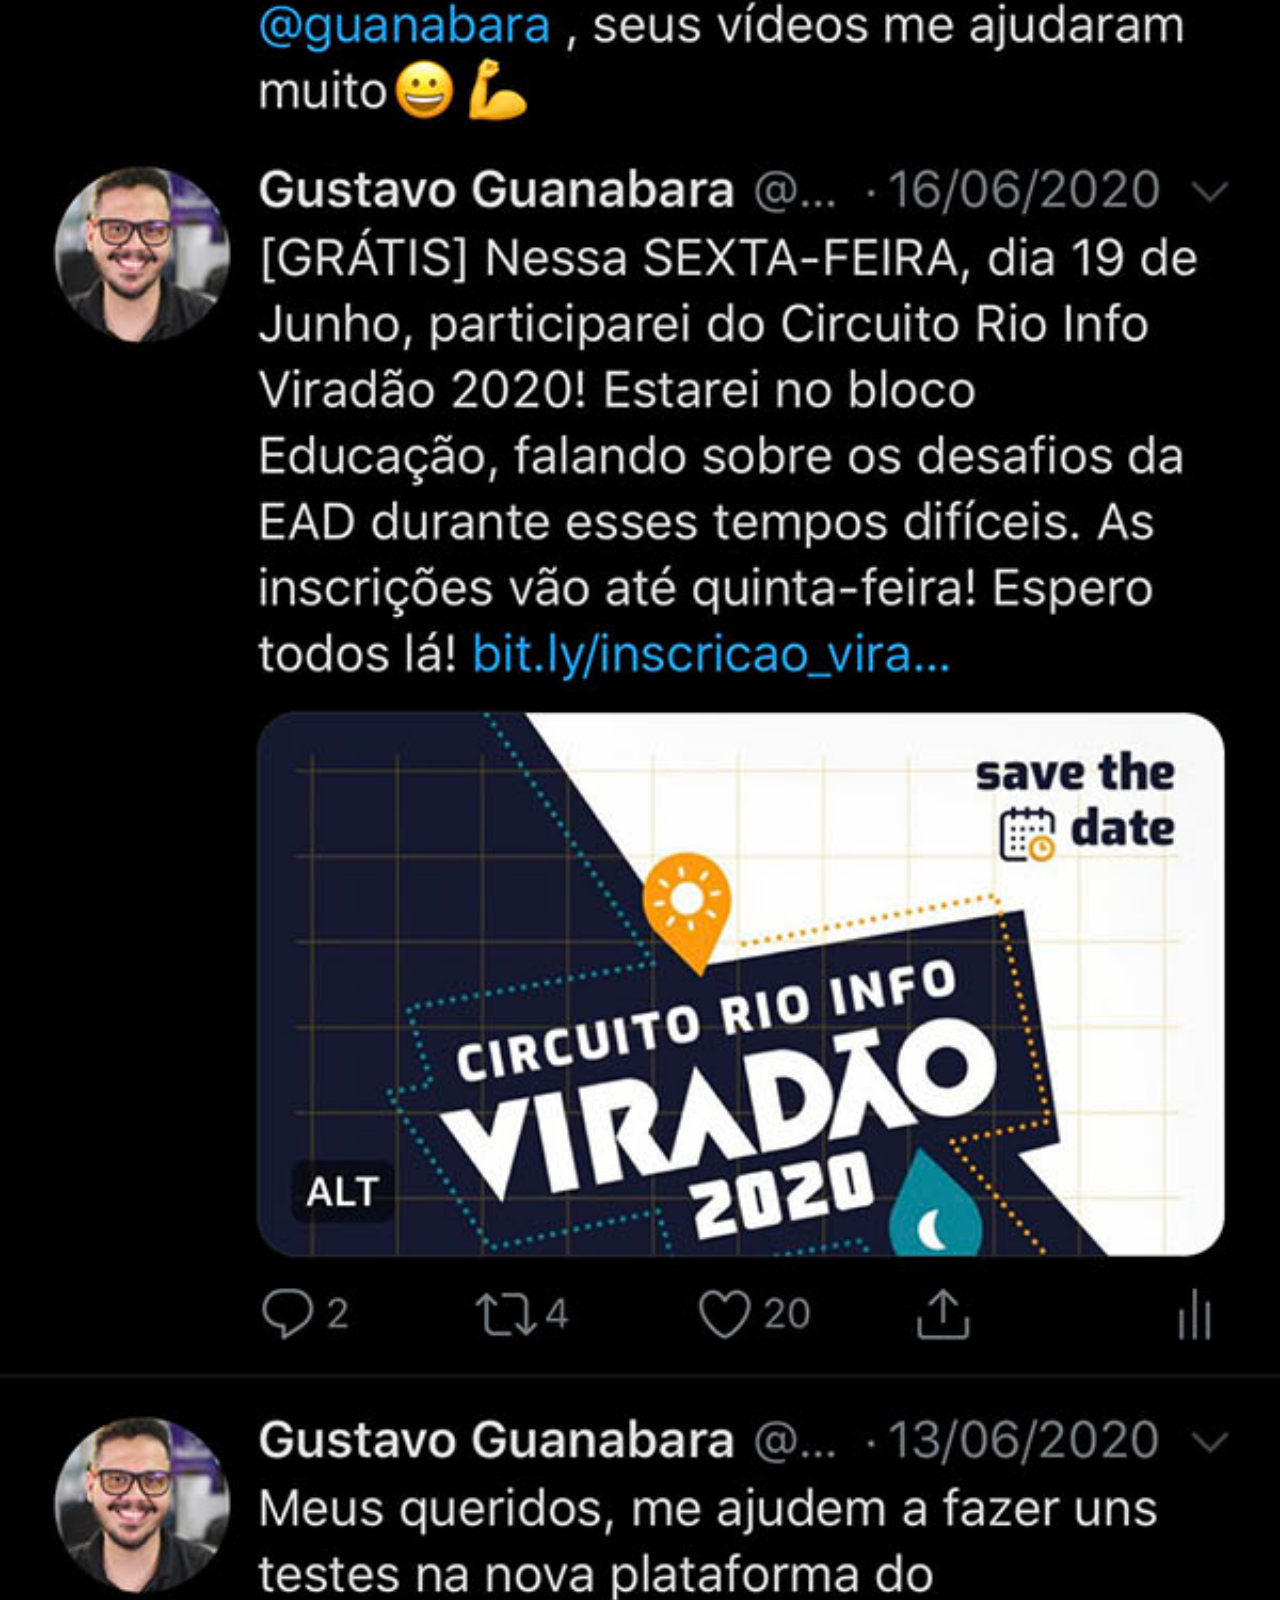
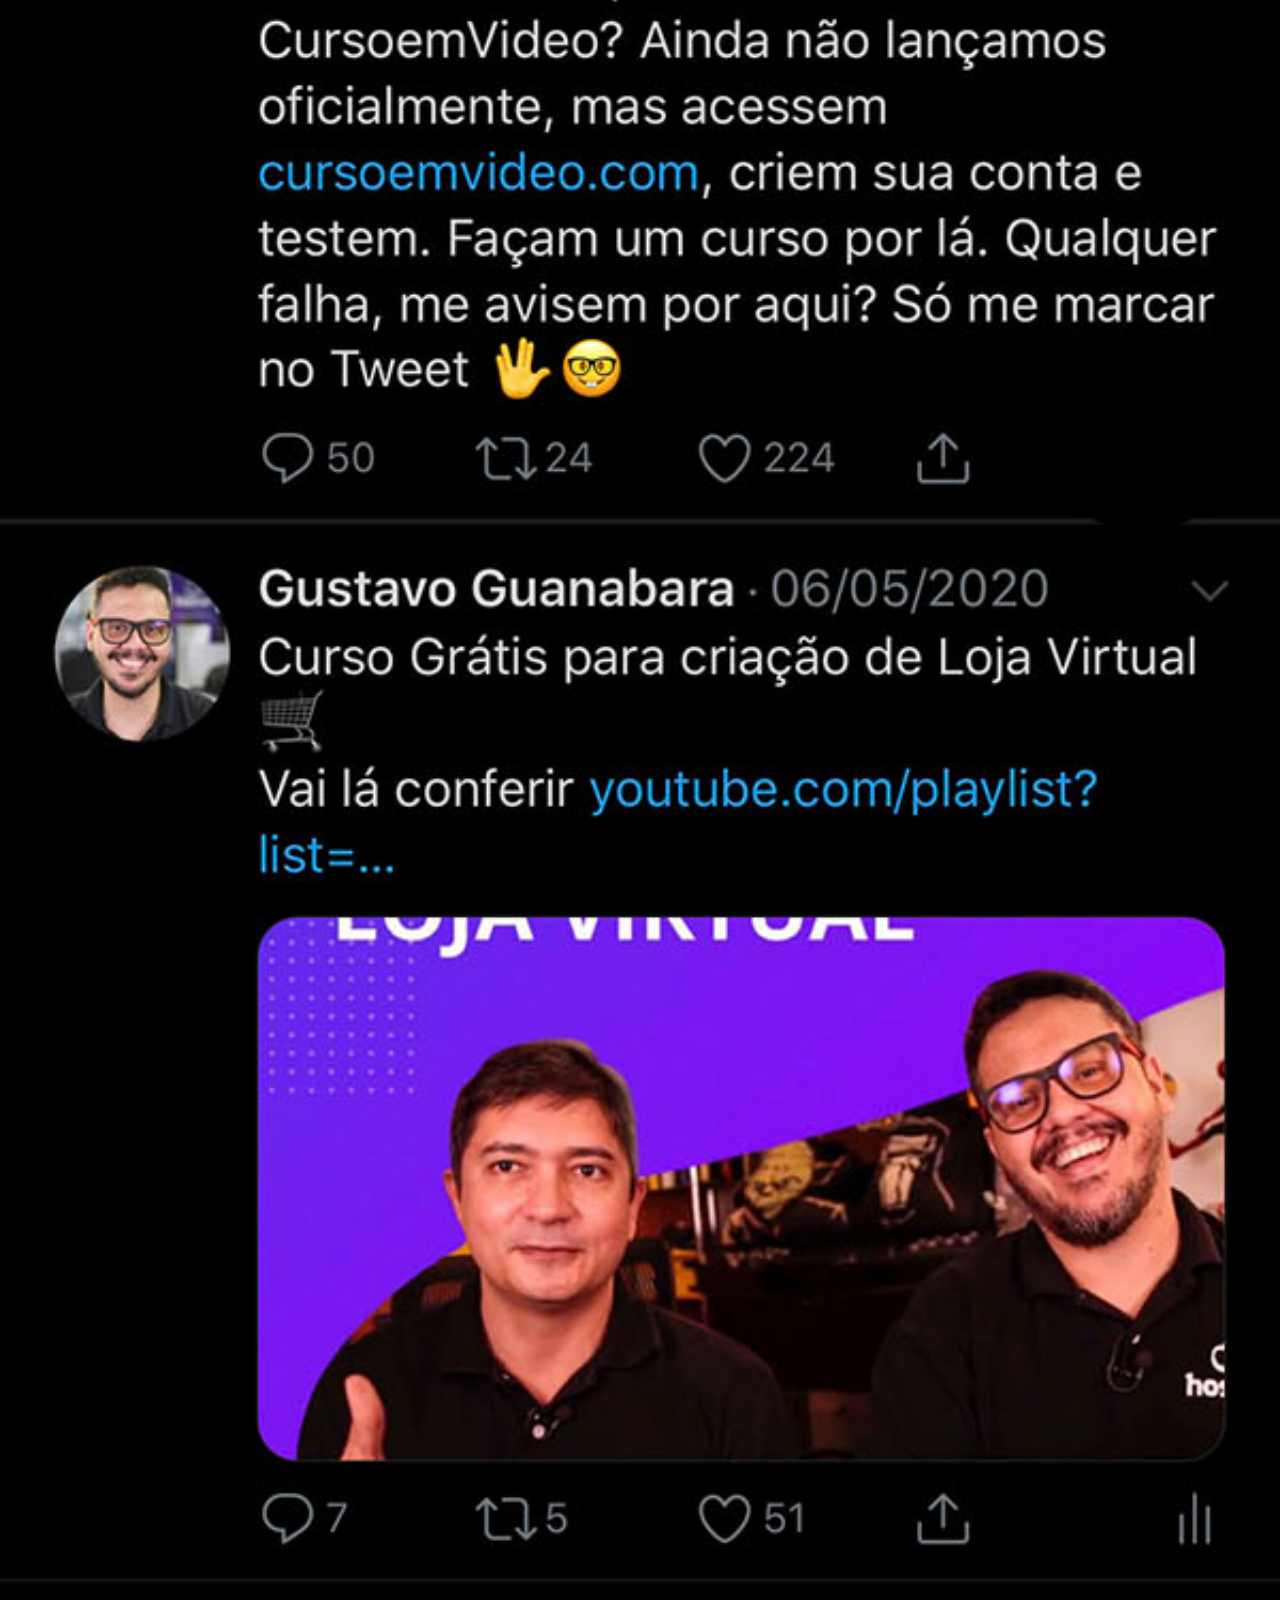
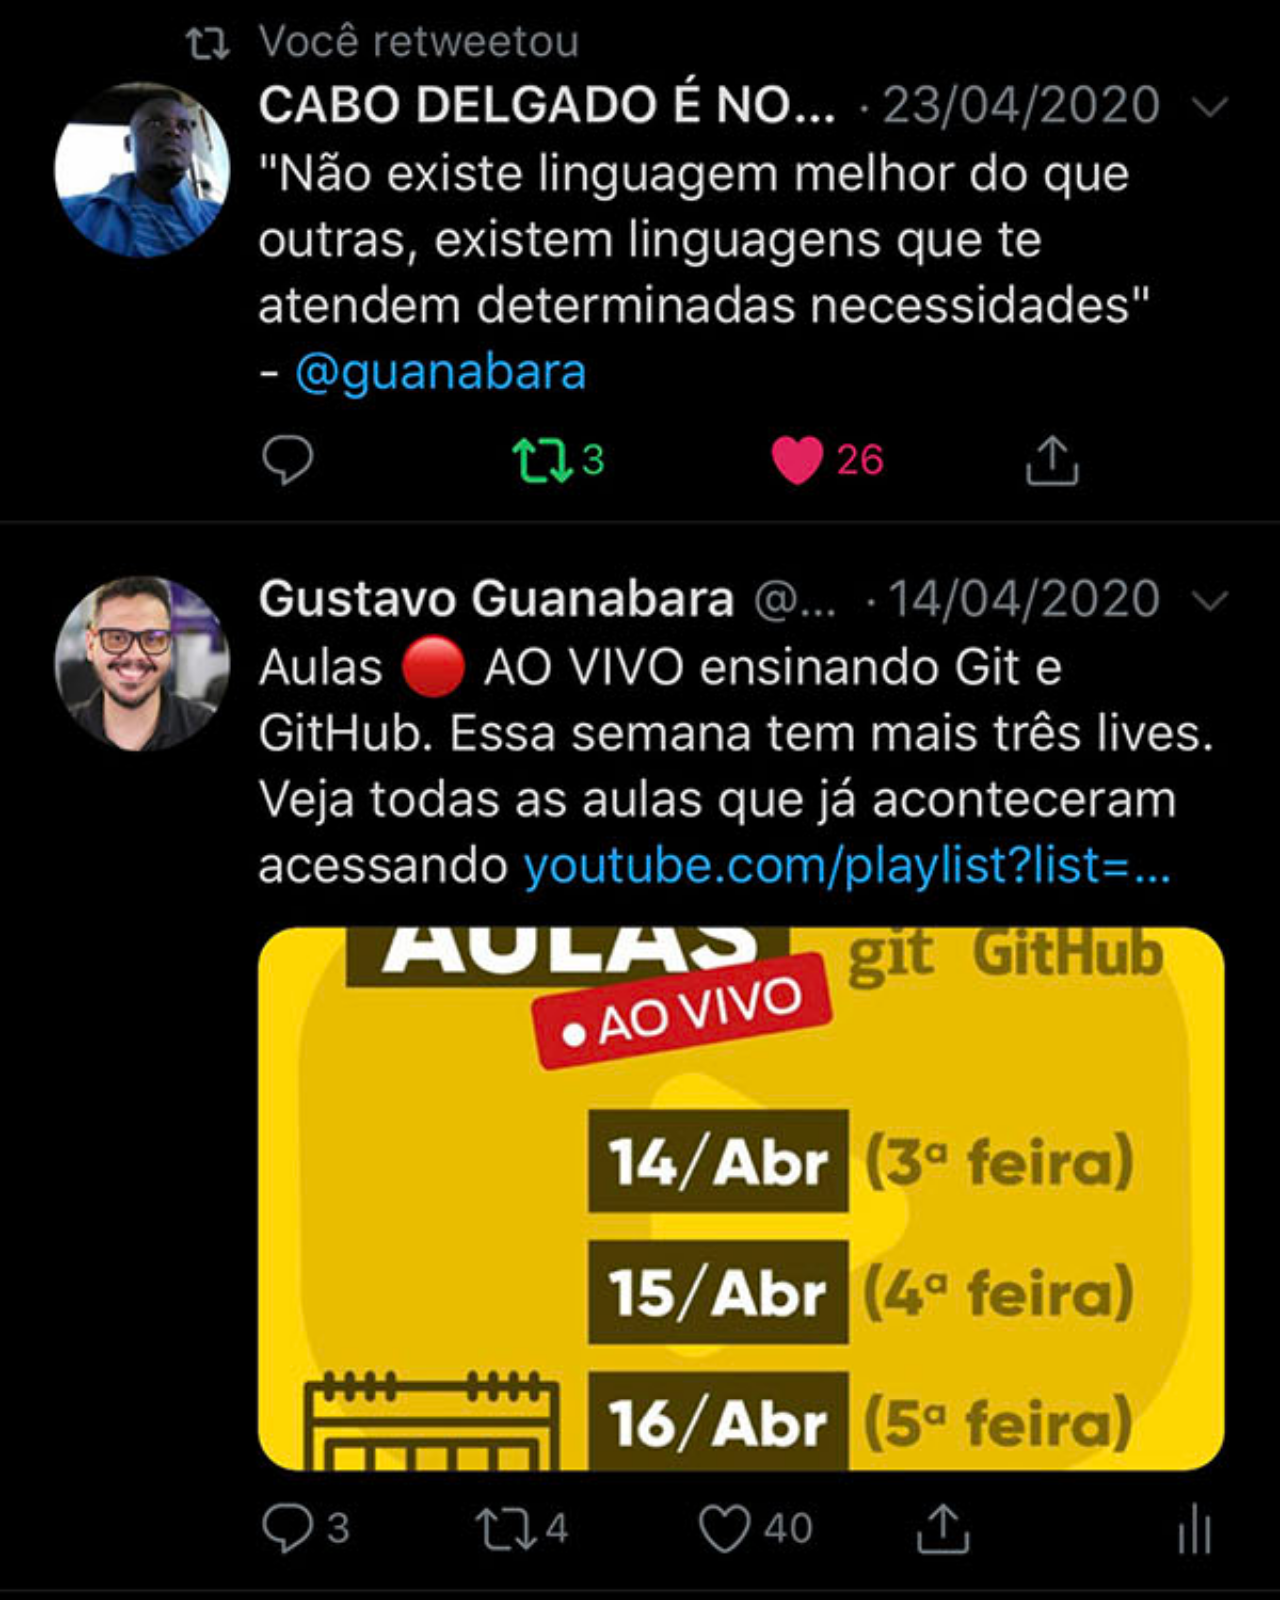
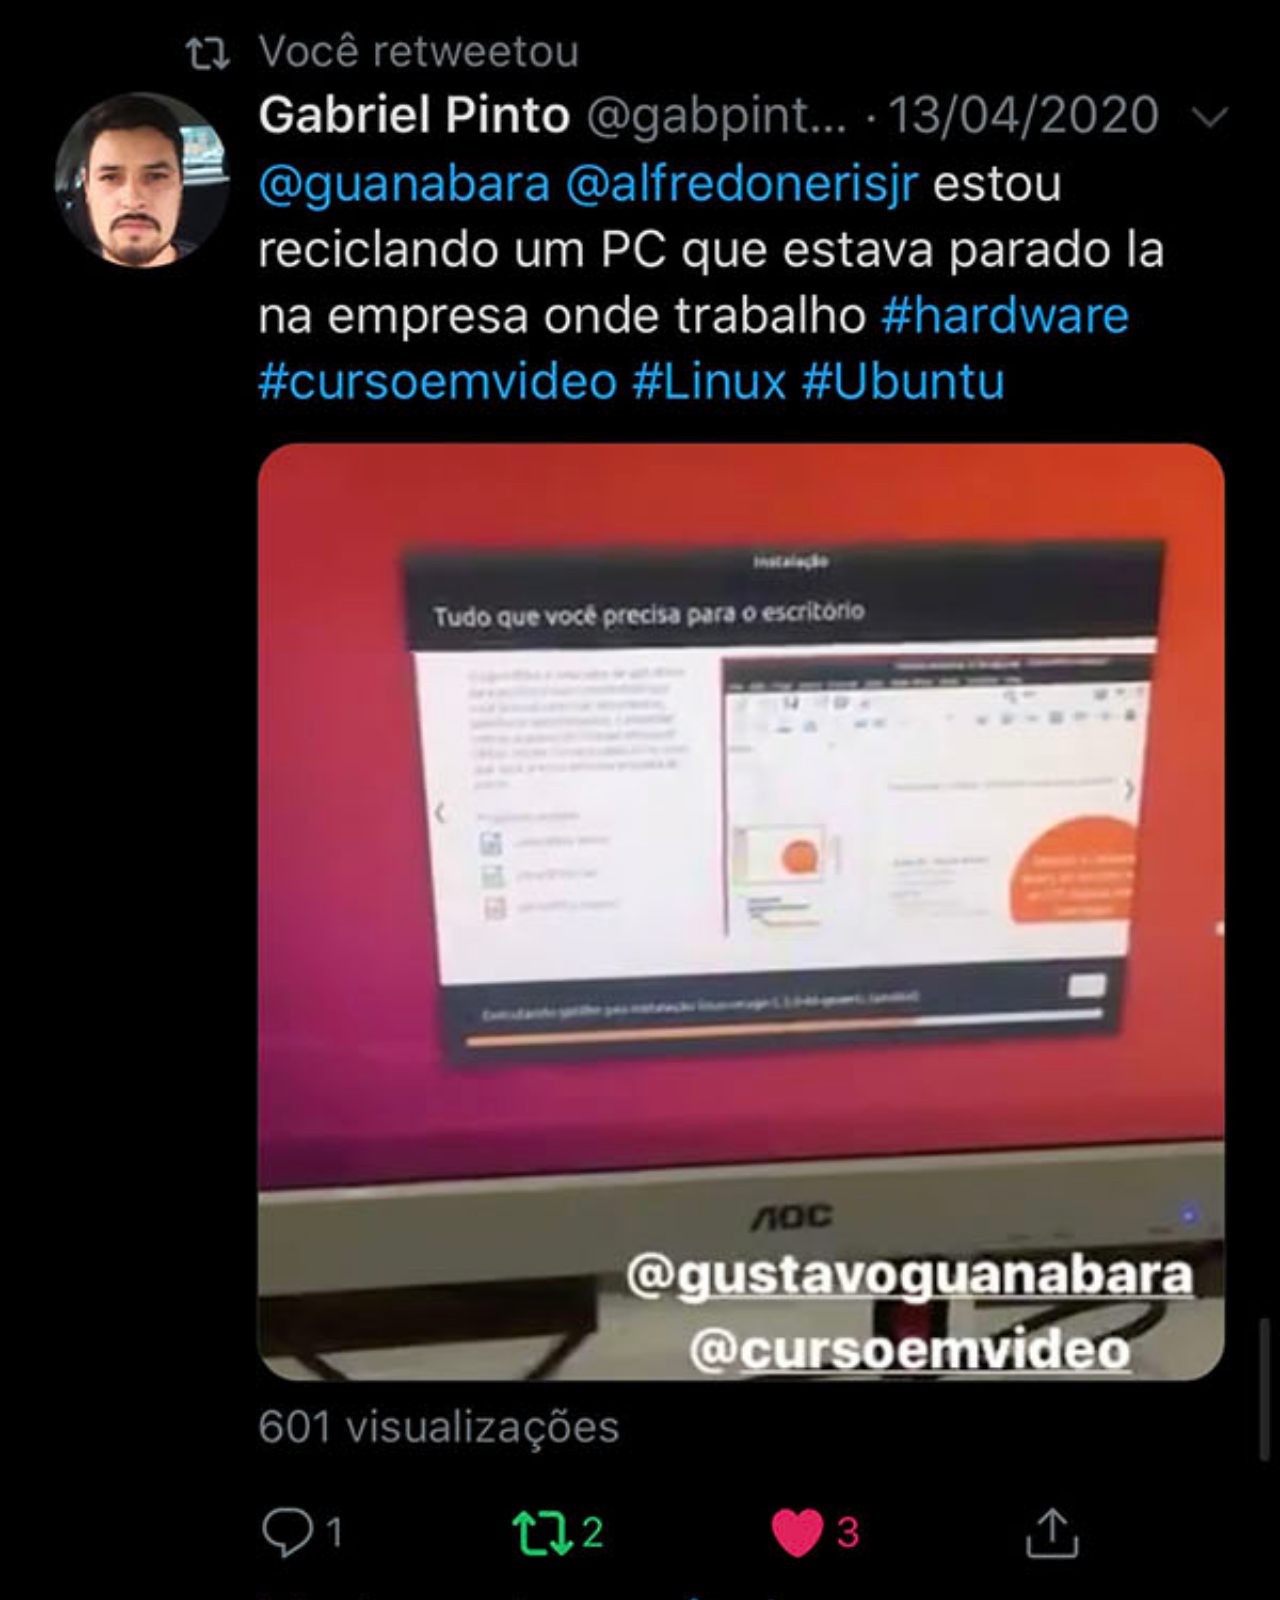
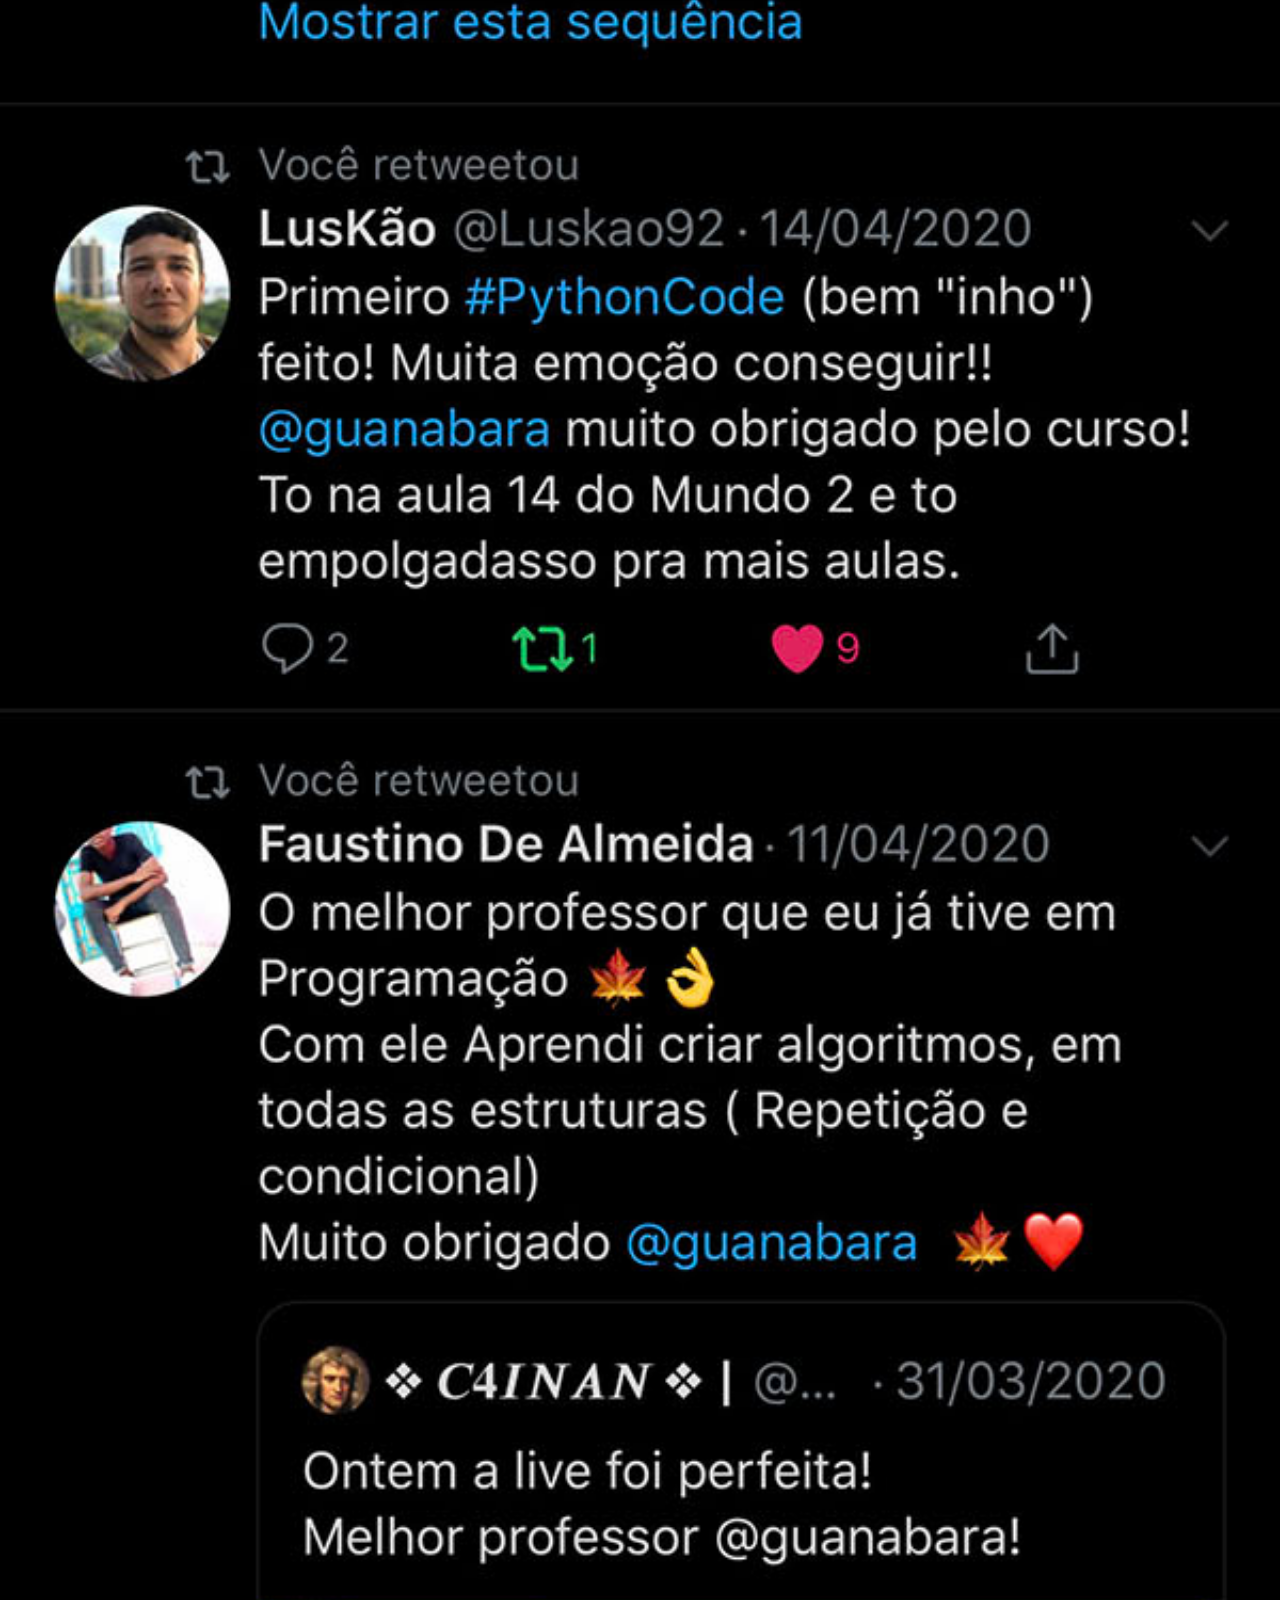
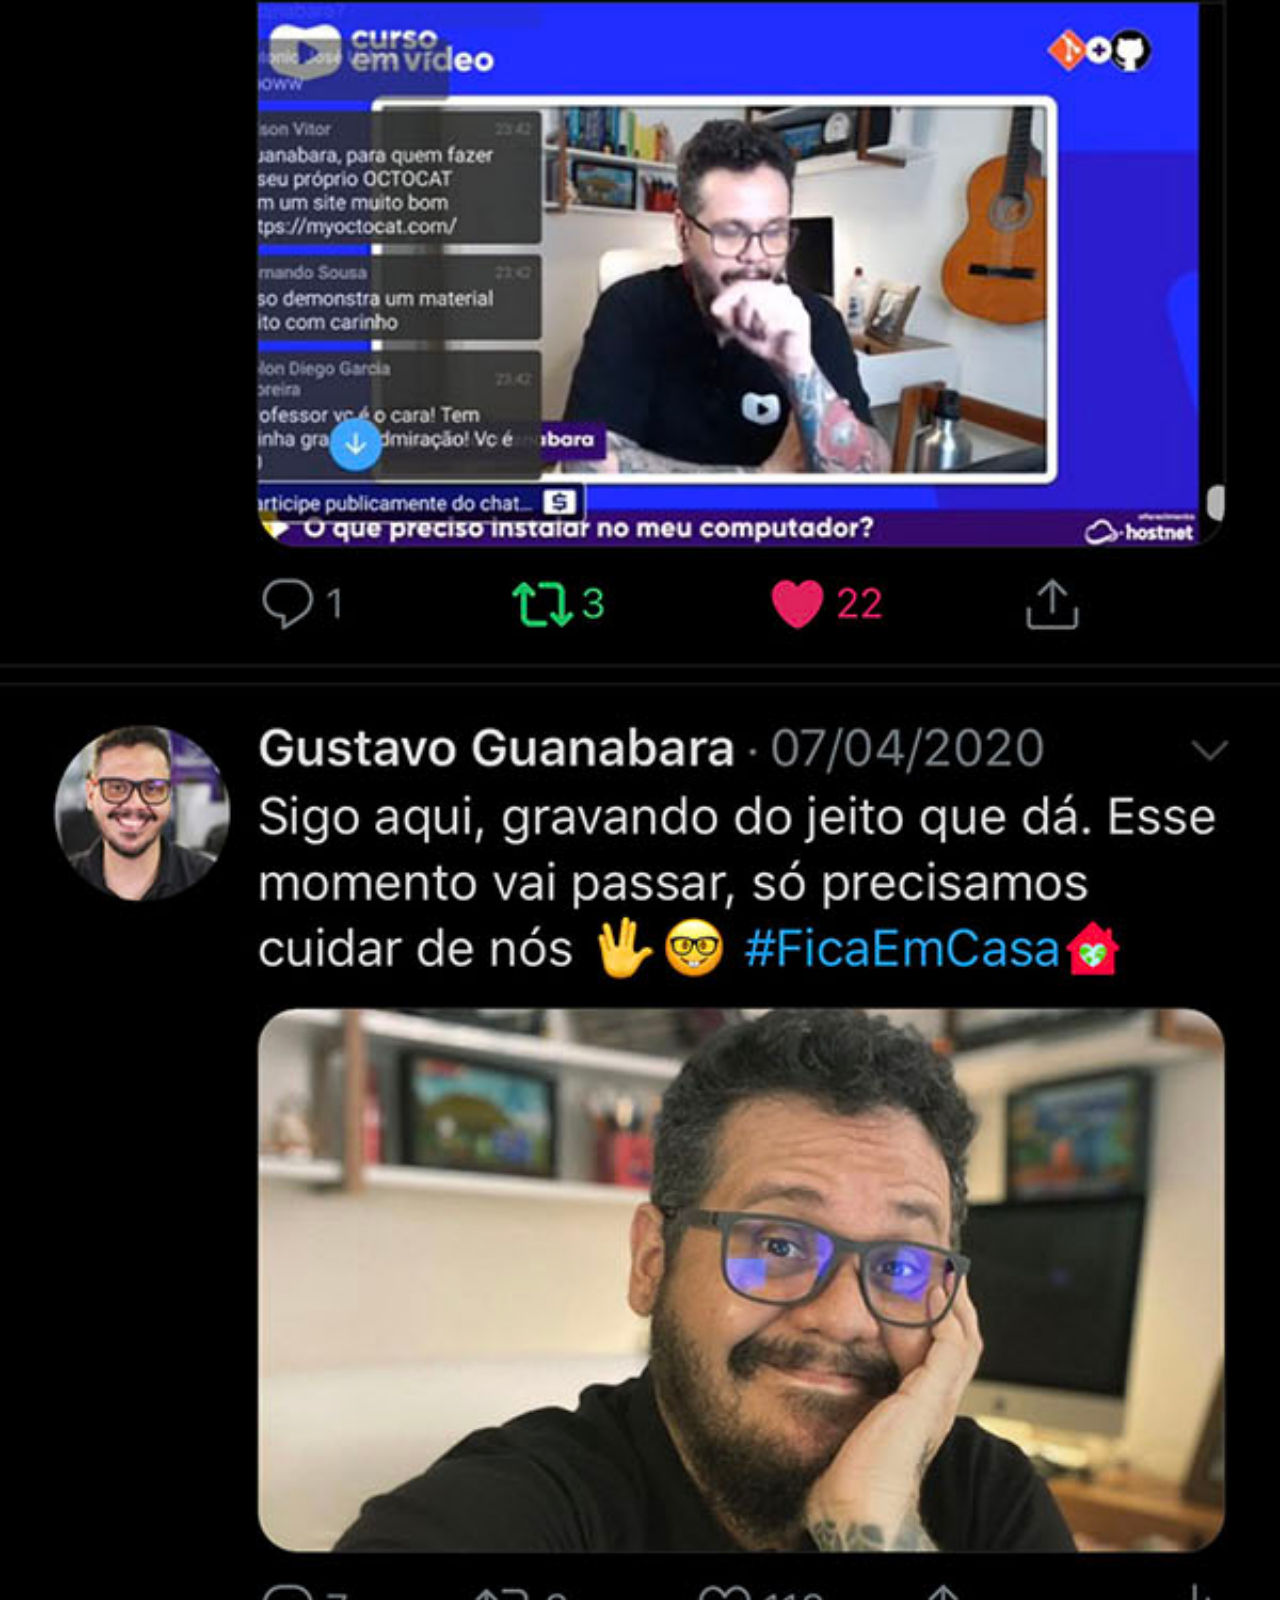
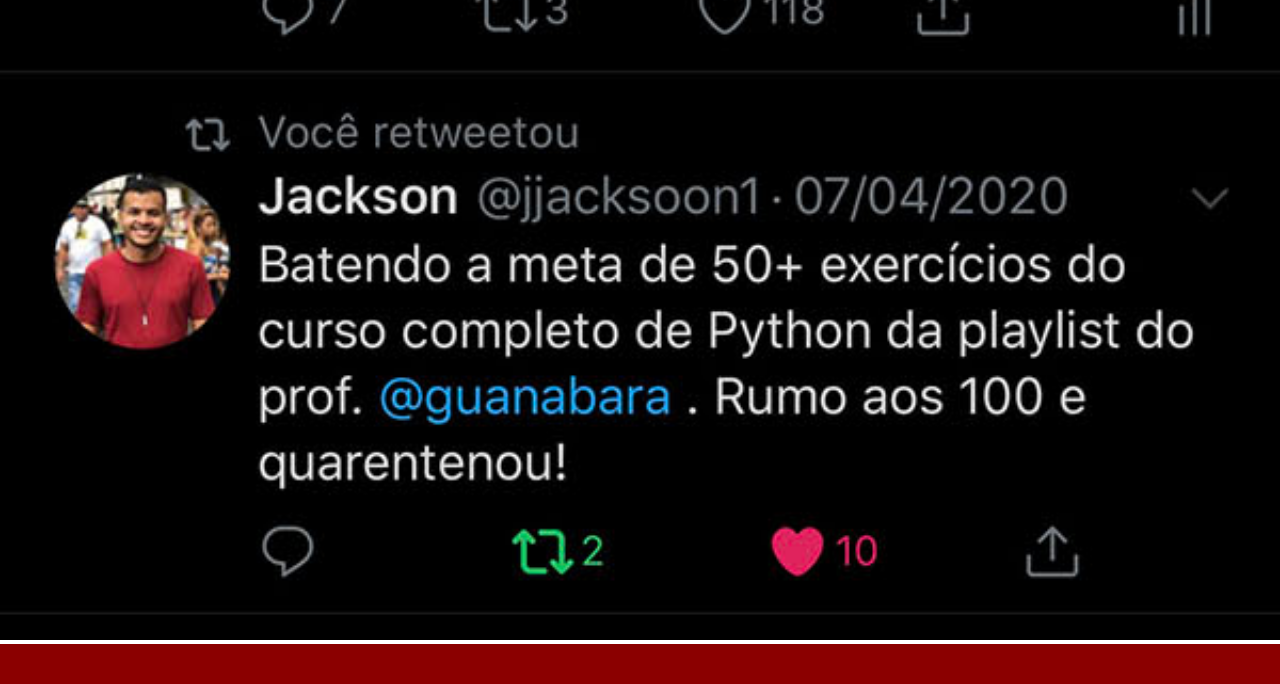
<file: codigos/html/twitter.html>
<!DOCTYPE html>
<html lang="pt-br">
<head>
    <meta charset="UTF-8">
    <meta name="viewport" content="width=device-width, initial-scale=1.0">
    <title>Twitter</title>
    <link rel="stylesheet" href="../estilos/social.css">
</head>
<body>
    <img src="../../pacote/imagens/tela-twitter.jpg" alt="">
    <a href="https://x.com/guanabara"></a>
</body>
</html>
</file>
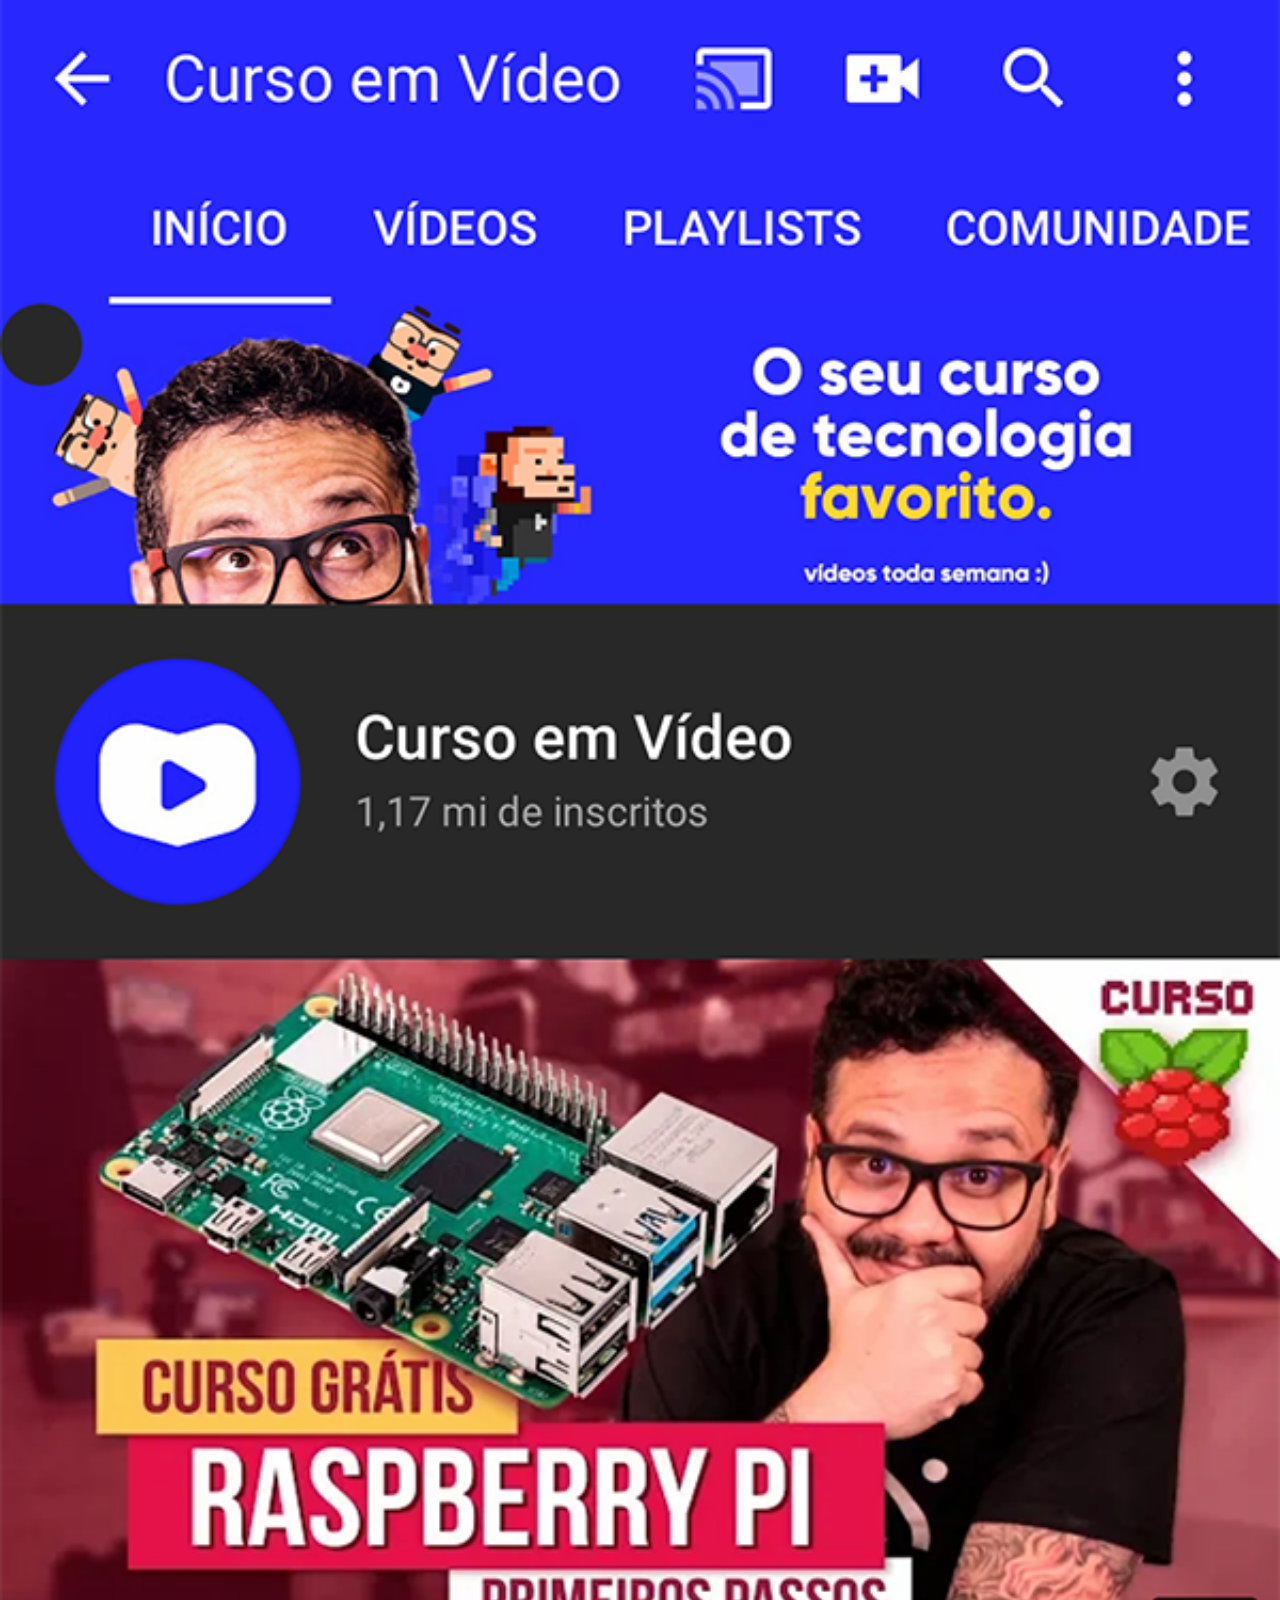
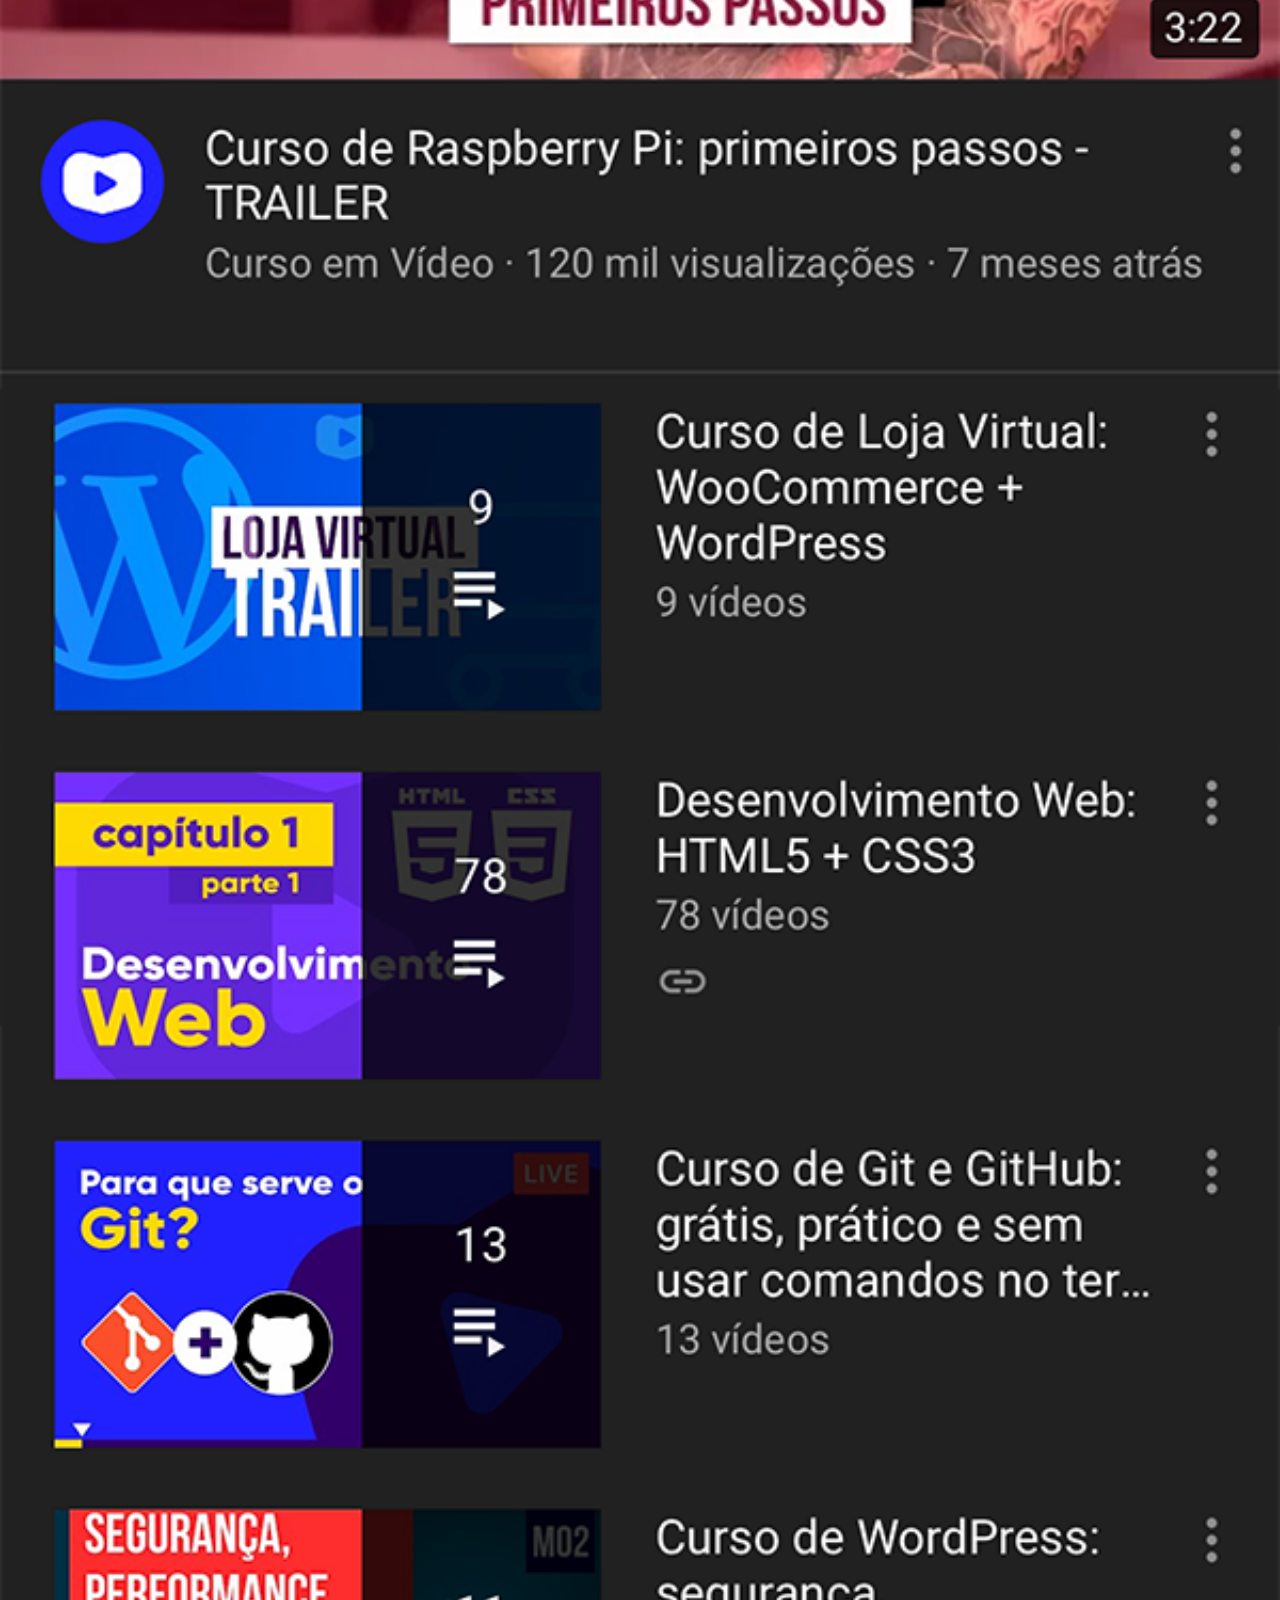
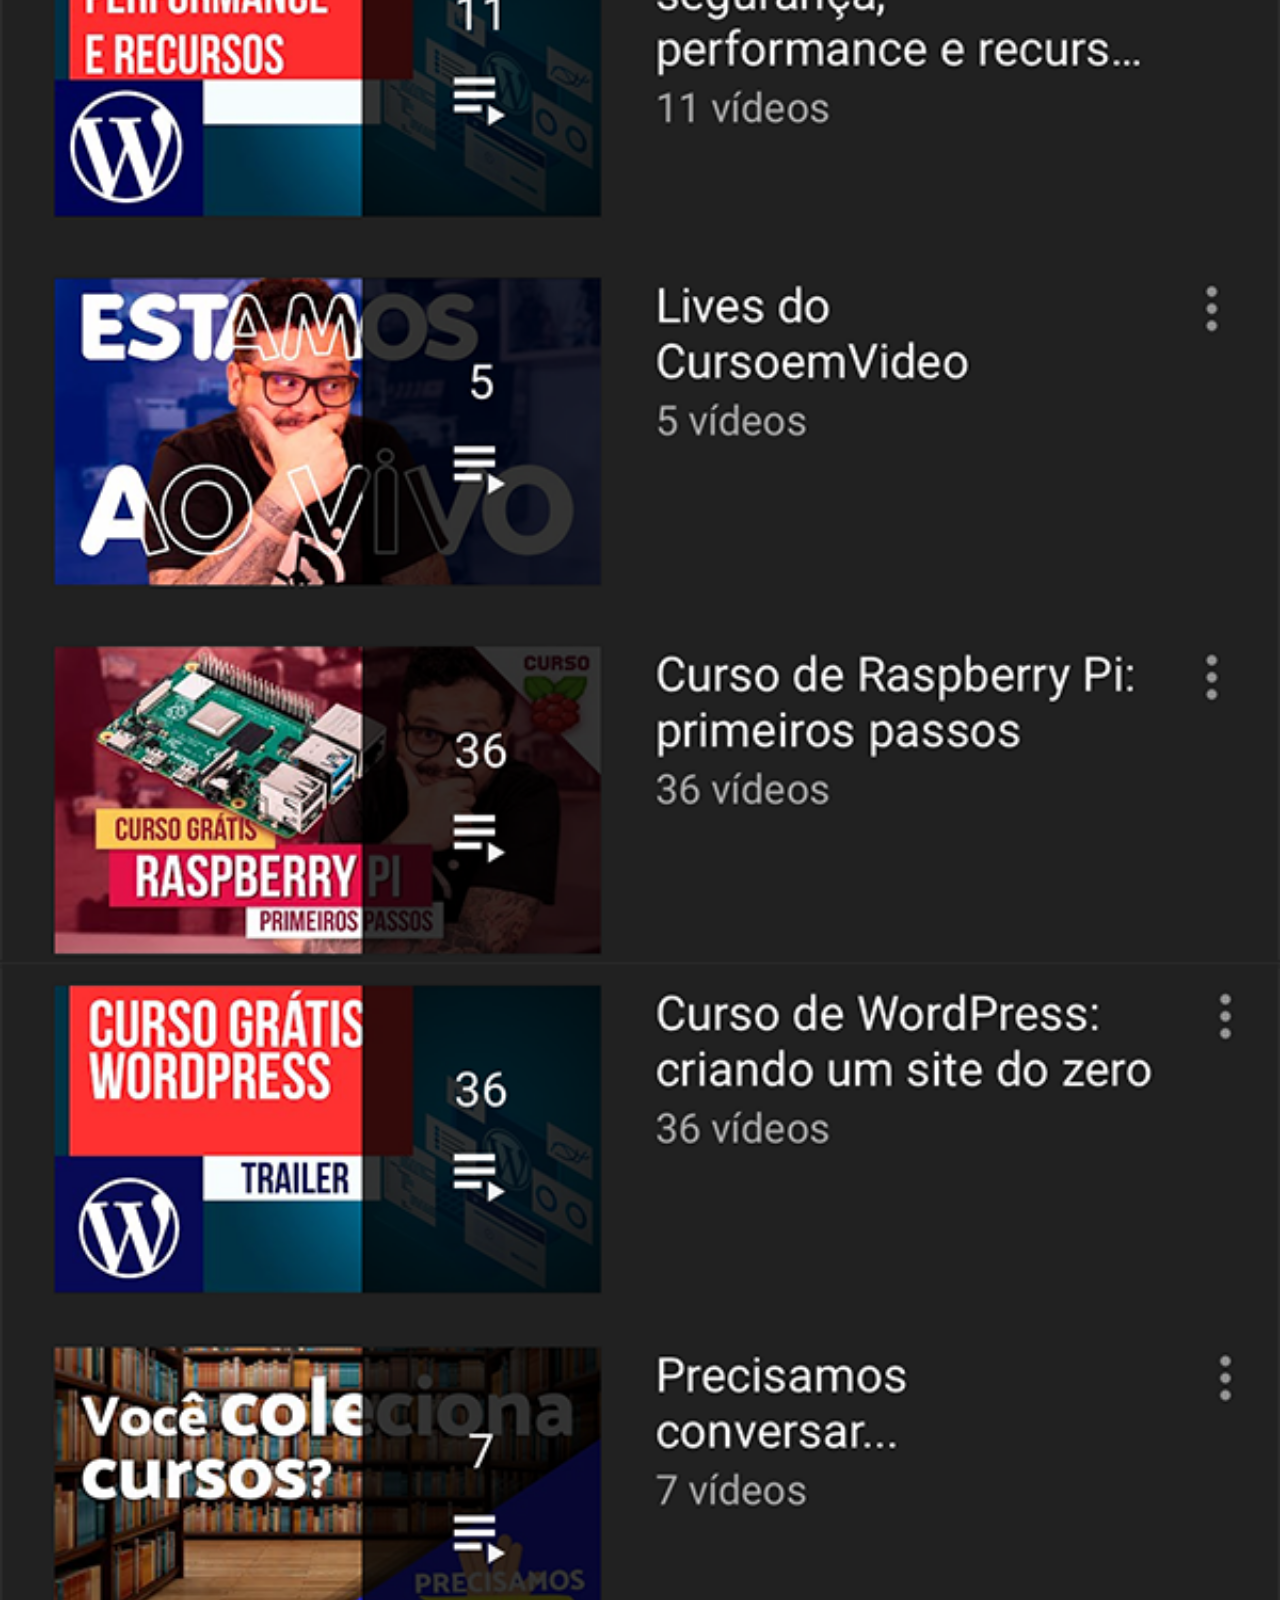
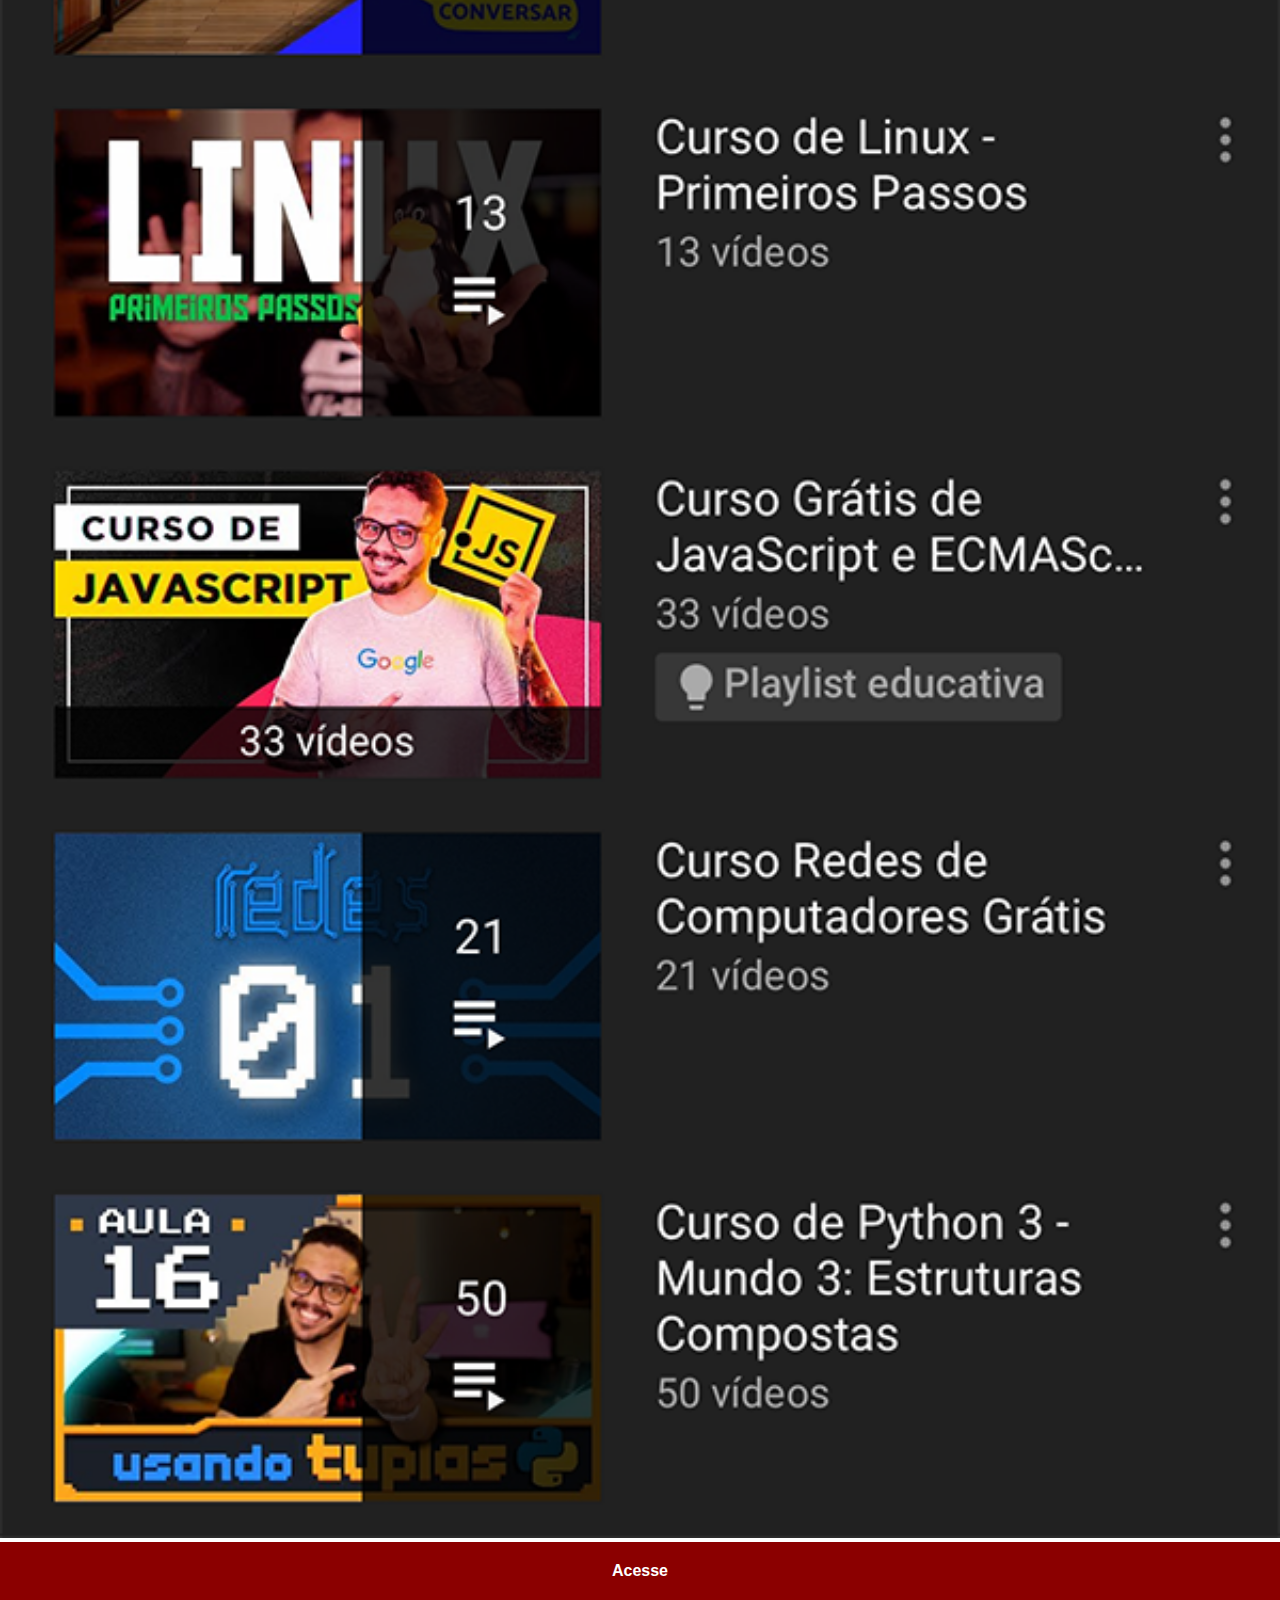
<file: codigos/html/youtube.html>
<!DOCTYPE html>
<html lang="pt-br">
<head>
    <meta charset="UTF-8">
    <meta name="viewport" content="width=device-width, initial-scale=1.0">
    <title>YouTube</title>
    <link rel="stylesheet" href="../estilos/social.css">
</head>
<body>
    <img src="../../pacote/imagens/tela-youtube.png" alt="YouTube">
    <a href="https://www.youtube.com/user/cursoemvideo/playlists" target="_blank">Acesse</a>
</body>
</html>
</file>
<file: codigos/estilos/style.css>
@charset "UTF-8";

* {
    margin: 0px;
    padding: 0px;
    font-family: Arial, Helvetica, sans-serif;
}

html, body {
    height: 100vh;
    width: 100vw;
    background-color: black;
}

body {
    background: url(../../pacote/imagens/fundo-madeira.jpg) no-repeat top center;
    background-size: cover;
    background-attachment: fixed;
}

main {
    position: relative;
    height: 100vh;
}

section#telefone {
    position: absolute;
    top: 50%;
    left: 50%;
    transform: translate(-50%, -50%);

    height: 627px;
    width: 311px;
    background: url(../../pacote/imagens/frame-iphone.png) no-repeat;
}

iframe#tela {
    position: relative;
    top: 80px;
    left: 22px;
    width: 267px;
    height: 471px;
}

section#redes-sociais {
    text-align: right;

}

section#redes-sociais > a > img {
    width: 50px;
    margin: 10px;
    border-radius: 50%;
    box-shadow: 2px 2px 5px rgba(0, 0, 0, 0.445);
    box-sizing: border-box;
}

section#redes-sociais img:hover {
    border: 2px solid white;
    transform: translate(-3px -3px);
    box-shadow: 5px 5px 10px rgba(0, 0, 0, 0.603);
}
</file>
<file: codigos/estilos/social.css>
@charset "UTF-8";

* {
    margin: 0px;
    padding: 0px;
    font-family: Arial, Helvetica, sans-serif;
}

::-webkit-scrollbar {
    width: 0px;
    height: 0px;
}

img {
    width: 100vw;
}

a {
    display: block;
    background-color: darkred;
    color: white;
    padding: 20px;
    text-align: center;
    font-weight: bolder;
    text-decoration: none;
}

a:hover {
    background-color: red;
}
</file>
